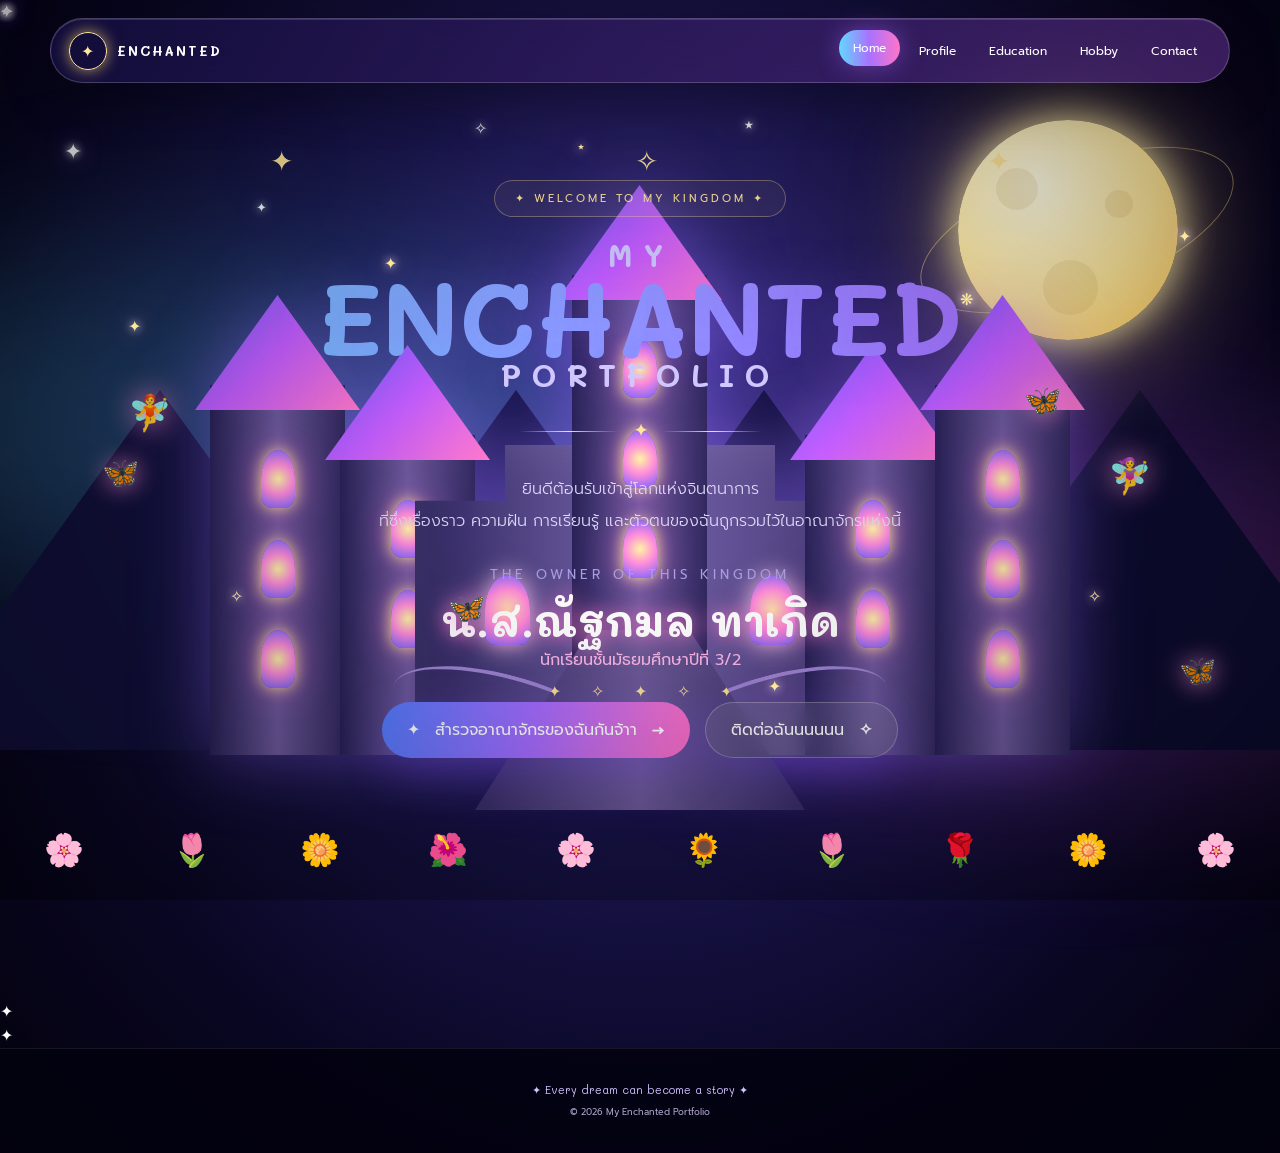
<file: index.html>
<!DOCTYPE html>
<html lang="th">
<head>
    <meta charset="UTF-8">
    <meta name="viewport" content="width=device-width, initial-scale=1.0">

    <title>My Enchanted Kingdom</title>

    <link rel="preconnect" href="https://fonts.googleapis.com">
    <link rel="preconnect" href="https://fonts.gstatic.com" crossorigin>

    <link href="https://fonts.googleapis.com/css2?family=Mali:wght@400;500;600;700&family=Prompt:wght@300;400;500;600;700&display=swap" rel="stylesheet">

    <link rel="stylesheet" href="style.css">
</head>

<body class="home-page">

    <!-- ================= STARS ================= -->

    <div class="sky-stars">
        <i>✦</i><i>✧</i><i>✦</i><i>⋆</i><i>✧</i>
        <i>✦</i><i>⋆</i><i>✧</i><i>✦</i><i>⋆</i>
        <i>✧</i><i>✦</i><i>⋆</i><i>✧</i><i>✦</i>
        <i>⋆</i><i>✧</i><i>✦</i><i>⋆</i><i>✧</i>
    </div>


    <!-- ================= MAGIC PARTICLES ================= -->

    <div class="magic-dust dust-1">✦</div>
    <div class="magic-dust dust-2">✧</div>
    <div class="magic-dust dust-3">✦</div>
    <div class="magic-dust dust-4">❋</div>
    <div class="magic-dust dust-5">✧</div>
    <div class="magic-dust dust-6">✦</div>
    <div class="magic-dust dust-7">⋆</div>
    <div class="magic-dust dust-8">✦</div>


    <!-- ================= NAV ================= -->

    <header class="fairy-nav">

        <a href="index.html" class="fairy-logo">
            <span>✦</span>
            <b>ENCHANTED</b>
        </a>

        <nav>
            <a href="index.html" class="active">Home</a>
            <a href="profile.html">Profile</a>
            <a href="education.html">Education</a>
            <a href="hobby.html">Hobby</a>
            <a href="contact.html">Contact</a>
        </nav>

    </header>


    <!-- ================= MOON ================= -->

    <div class="giant-moon">
        <span></span>
        <span></span>
        <span></span>
    </div>

    <div class="moon-ring"></div>


    <!-- ================= AURORA ================= -->

    <div class="aurora-home aurora-home-one"></div>
    <div class="aurora-home aurora-home-two"></div>


    <!-- ================= CLOUDS ================= -->

    <div class="fairy-cloud cloud-a"></div>
    <div class="fairy-cloud cloud-b"></div>
    <div class="fairy-cloud cloud-c"></div>


    <!-- ================= MOUNTAINS ================= -->

    <div class="mountains">

        <div class="mountain mountain-1"></div>
        <div class="mountain mountain-2"></div>
        <div class="mountain mountain-3"></div>
        <div class="mountain mountain-4"></div>

    </div>


    <!-- ================= WATERFALL LIGHTS ================= -->

    <div class="waterfall waterfall-left"></div>
    <div class="waterfall waterfall-right"></div>


    <!-- ================= CASTLE ================= -->

    <section class="mega-castle">

        <!-- FLAGS -->

        <div class="castle-flag flag-left">✦</div>
        <div class="castle-flag flag-center">✧</div>
        <div class="castle-flag flag-right">✦</div>


        <!-- LEFT TOWER -->

        <div class="castle-tower castle-tower-left">

            <div class="tower-roof"></div>

            <div class="tower-window tw-1"></div>
            <div class="tower-window tw-2"></div>
            <div class="tower-window tw-3"></div>

            <div class="tower-balcony"></div>

        </div>


        <!-- CENTER LEFT -->

        <div class="castle-tower castle-middle-left">

            <div class="tower-roof"></div>

            <div class="tower-window tw-1"></div>
            <div class="tower-window tw-2"></div>

        </div>


        <!-- MAIN CASTLE -->

        <div class="castle-main">

            <div class="castle-crown">

                <span>✦</span>
                <span>✧</span>
                <span>✦</span>

            </div>

            <div class="castle-main-window"></div>

            <div class="castle-entrance">

                <div class="castle-door"></div>

            </div>

            <div class="castle-window big-window left"></div>
            <div class="castle-window big-window right"></div>

        </div>


        <!-- CENTER TOWER -->

        <div class="castle-tower castle-center-tower">

            <div class="tower-roof"></div>

            <div class="tower-window tw-1"></div>
            <div class="tower-window tw-2"></div>
            <div class="tower-window tw-3"></div>

            <div class="royal-clock">✦</div>

        </div>


        <!-- RIGHT TOWER -->

        <div class="castle-tower castle-middle-right">

            <div class="tower-roof"></div>

            <div class="tower-window tw-1"></div>
            <div class="tower-window tw-2"></div>

        </div>


        <div class="castle-tower castle-tower-right">

            <div class="tower-roof"></div>

            <div class="tower-window tw-1"></div>
            <div class="tower-window tw-2"></div>
            <div class="tower-window tw-3"></div>

            <div class="tower-balcony"></div>

        </div>

    </section>


    <!-- ================= BRIDGE ================= -->

    <div class="magic-bridge">

        <div class="bridge-rail rail-left"></div>
        <div class="bridge-rail rail-right"></div>

        <div class="bridge-road">

            <span>✦</span>
            <span>✧</span>
            <span>✦</span>
            <span>✧</span>
            <span>✦</span>

        </div>

    </div>


    <!-- ================= HOME CONTENT ================= -->

    <main class="kingdom-intro">

        <div class="intro-badge">
            ✦ WELCOME TO MY KINGDOM ✦
        </div>

        <h1>

            <span>MY</span>

            <strong>ENCHANTED</strong>

            <span>PORTFOLIO</span>

        </h1>

        <div class="magic-line">
            <i></i>
            <b>✦</b>
            <i></i>
        </div>

        <p>
            ยินดีต้อนรับเข้าสู่โลกแห่งจินตนาการ
            <br>
            ที่ซึ่งเรื่องราว ความฝัน การเรียนรู้
            และตัวตนของฉันถูกรวมไว้ในอาณาจักรแห่งนี้
        </p>

        <div class="hero-person">

            <small>THE OWNER OF THIS KINGDOM</small>

            <h2>น.ส.ณัฐกมล ทาเกิด</h2>

            <span>นักเรียนชั้นมัธยมศึกษาปีที่ 3/2</span>

        </div>


        <div class="kingdom-buttons">

            <a href="profile.html" class="magic-btn">
                <span>✦</span>
                สำรวจอาณาจักรของฉันกันจ้าา
                <b>→</b>
            </a>

            <a href="contact.html" class="magic-btn secondary">
                ติดต่อฉันนนนนน
                <b>✧</b>
            </a>

        </div>

    </main>


    <!-- ================= LANTERNS ================= -->

    <div class="lantern lantern-left">
        <span>✦</span>
    </div>

    <div class="lantern lantern-right">
        <span>✦</span>
    </div>


    <!-- ================= FAIRY ================= -->

    <div class="fairy fairy-1">🧚</div>
    <div class="fairy fairy-2">🧚‍♀️</div>


    <!-- ================= BUTTERFLIES ================= -->

    <div class="magic-butterfly butterfly-a">🦋</div>
    <div class="magic-butterfly butterfly-b">🦋</div>
    <div class="magic-butterfly butterfly-c">🦋</div>
    <div class="magic-butterfly butterfly-d">🦋</div>


    <!-- ================= FLOWERS ================= -->

    <div class="foreground-garden">

        <span>🌸</span>
        <span>🌷</span>
        <span>🌼</span>
        <span>🌺</span>
        <span>🌸</span>
        <span>🌻</span>
        <span>🌷</span>
        <span>🌹</span>
        <span>🌼</span>
        <span>🌸</span>

    </div>


    <footer class="fairy-footer">

        <p>✦ Every dream can become a story ✦</p>

        <small>© 2026 My Enchanted Portfolio</small>

    </footer>

</body>
</html>
</file>
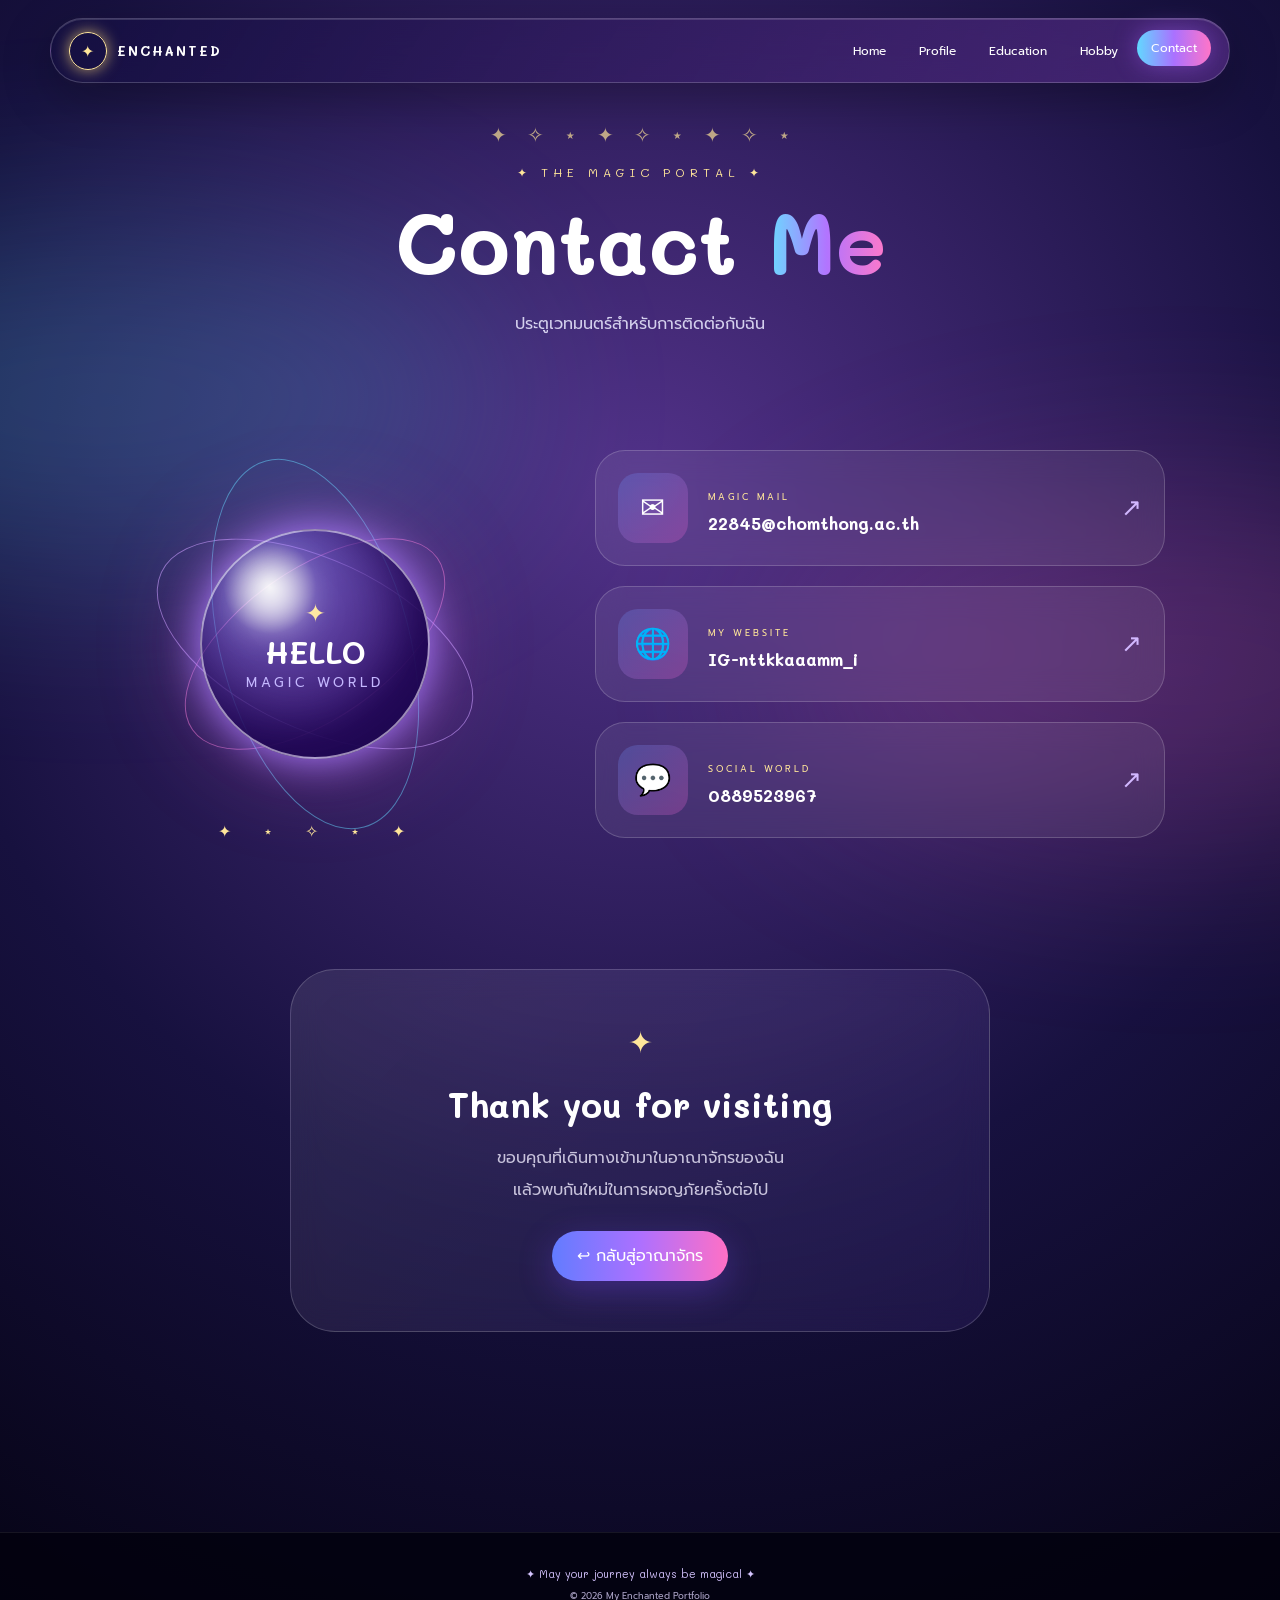
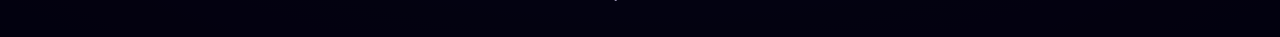
<file: contact.html>
<!DOCTYPE html>
<html lang="th">
<head>

    <meta charset="UTF-8">

    <meta name="viewport"
          content="width=device-width, initial-scale=1.0">

    <title>Contact | Enchanted Kingdom</title>

    <link rel="preconnect"
          href="https://fonts.googleapis.com">

    <link rel="preconnect"
          href="https://fonts.gstatic.com"
          crossorigin>

    <link href="https://fonts.googleapis.com/css2?family=Mali:wght@400;500;600;700&family=Prompt:wght@300;400;500;600;700&display=swap"
          rel="stylesheet">

    <link rel="stylesheet" href="style.css">

</head>

<body class="contact-page">


    <div class="contact-stars">
        ✦　✧　⋆　✦　✧　⋆　✦　✧　⋆
    </div>


    <div class="contact-aurora aurora-a"></div>
    <div class="contact-aurora aurora-b"></div>


    <header class="fairy-nav">

        <a href="index.html" class="fairy-logo">
            <span>✦</span>
            <b>ENCHANTED</b>
        </a>

        <nav>
            <a href="index.html">Home</a>
            <a href="profile.html">Profile</a>
            <a href="education.html">Education</a>
            <a href="hobby.html">Hobby</a>
            <a href="contact.html" class="active">Contact</a>
        </nav>

    </header>


    <main class="contact-world">

        <div class="page-title">

            <span>✦ THE MAGIC PORTAL ✦</span>

            <h1>
                Contact
                <em>Me</em>
            </h1>

            <p>
                ประตูเวทมนตร์สำหรับการติดต่อกับฉัน
            </p>

        </div>


        <section class="portal-room">


            <!-- CRYSTAL -->

            <div class="crystal-stage">

                <div class="crystal-ring ring-a"></div>
                <div class="crystal-ring ring-b"></div>
                <div class="crystal-ring ring-c"></div>

                <div class="crystal">

                    <div class="crystal-shine"></div>

                    <span>✦</span>

                    <strong>HELLO</strong>

                    <small>MAGIC WORLD</small>

                </div>

                <div class="crystal-stars">
                    ✦　⋆　✧　⋆　✦
                </div>

            </div>


            <!-- PORTALS -->

            <div class="contact-list">


                <a href="mailto:example@email.com"
                   class="contact-portal">

                    <div class="portal-symbol">
                        ✉
                    </div>

                    <div>

                        <small>MAGIC MAIL</small>

                        <h2>
                            22845@chomthong.ac.th
                        </h2>

                    </div>

                    <span>↗</span>

                </a>


                <a href="#"
                   class="contact-portal">

                    <div class="portal-symbol">
                        🌐
                    </div>

                    <div>

                        <small>MY WEBSITE</small>

                        <h2>
                            IG-nttkkaaamm_i
                        </h2>

                    </div>

                    <span>↗</span>

                </a>


                <a href="#"
                   class="contact-portal">

                    <div class="portal-symbol">
                        💬
                    </div>

                    <div>

                        <small>SOCIAL WORLD</small>

                        <h2>
                            0889523967
                        </h2>

                    </div>

                    <span>↗</span>

                </a>


            </div>

        </section>


        <section class="contact-note">

            <div class="note-decoration">
                ✦
            </div>

            <h2>
                Thank you for visiting
            </h2>

            <p>
                ขอบคุณที่เดินทางเข้ามาในอาณาจักรของฉัน
                <br>
                แล้วพบกันใหม่ในการผจญภัยครั้งต่อไป
            </p>

            <a href="index.html">
                ↩ กลับสู่อาณาจักร
            </a>

        </section>

    </main>


    <footer class="fairy-footer">
        <p>✦ May your journey always be magical ✦</p>
        <small>© 2026 My Enchanted Portfolio</small>
    </footer>

</body>
</html>
</file>
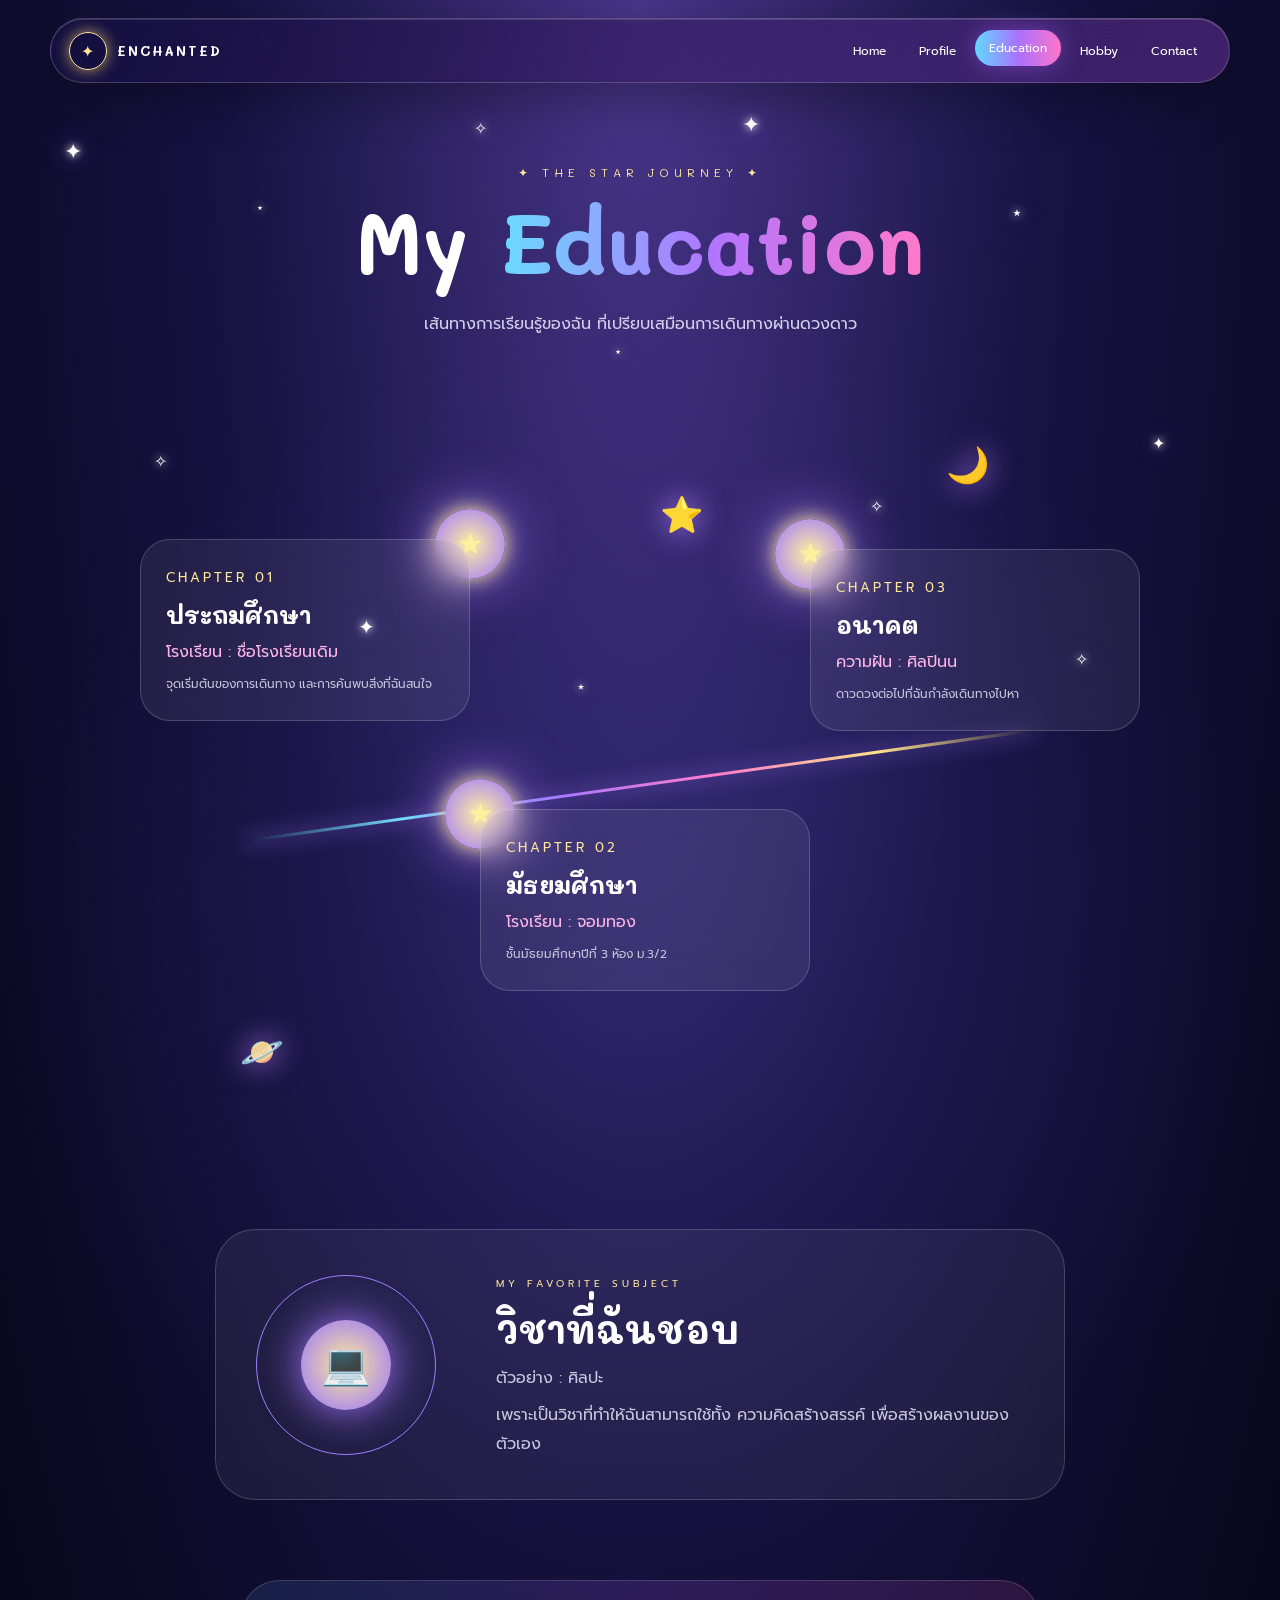
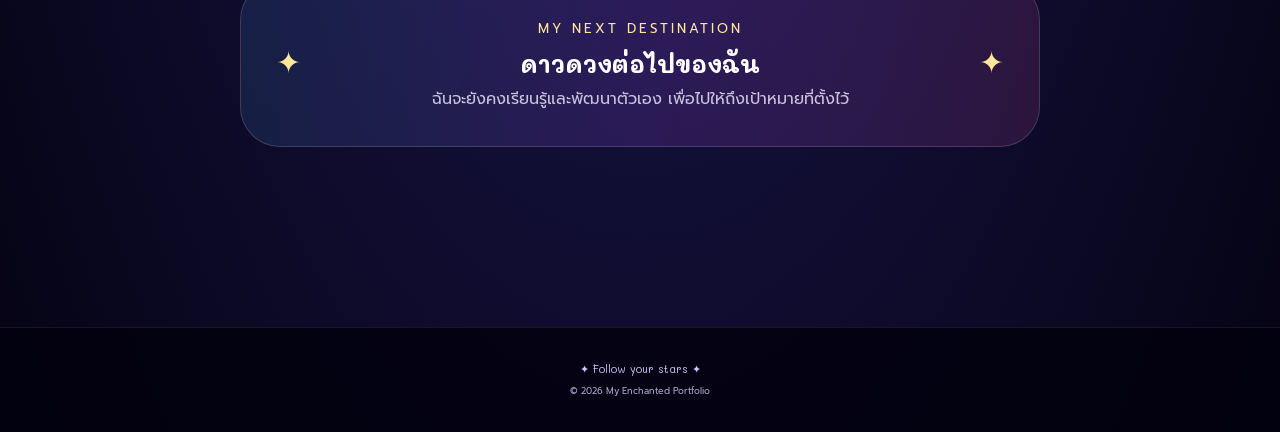
<file: education.html>
<!DOCTYPE html>
<html lang="th">
<head>

    <meta charset="UTF-8">

    <meta name="viewport"
          content="width=device-width, initial-scale=1.0">

    <title>Education | Enchanted Kingdom</title>

    <link rel="preconnect"
          href="https://fonts.googleapis.com">

    <link rel="preconnect"
          href="https://fonts.gstatic.com"
          crossorigin>

    <link href="https://fonts.googleapis.com/css2?family=Mali:wght@400;500;600;700&family=Prompt:wght@300;400;500;600;700&display=swap"
          rel="stylesheet">

    <link rel="stylesheet" href="style.css">

</head>

<body class="education-page">


    <div class="sky-stars">
        <i>✦</i><i>✧</i><i>⋆</i><i>✦</i>
        <i>✧</i><i>⋆</i><i>✦</i><i>✧</i>
        <i>⋆</i><i>✦</i><i>✧</i><i>⋆</i>
    </div>


    <header class="fairy-nav">

        <a href="index.html" class="fairy-logo">
            <span>✦</span>
            <b>ENCHANTED</b>
        </a>

        <nav>
            <a href="index.html">Home</a>
            <a href="profile.html">Profile</a>
            <a href="education.html" class="active">Education</a>
            <a href="hobby.html">Hobby</a>
            <a href="contact.html">Contact</a>
        </nav>

    </header>


    <main class="education-world">

        <div class="page-title">

            <span>✦ THE STAR JOURNEY ✦</span>

            <h1>
                My
                <em>Education</em>
            </h1>

            <p>
                เส้นทางการเรียนรู้ของฉัน
                ที่เปรียบเสมือนการเดินทางผ่านดวงดาว
            </p>

        </div>


        <!-- CONSTELLATION -->

        <section class="education-map">

            <div class="cosmic-path"></div>


            <article class="education-star star-school-one">

                <div class="star-core">
                    ★
                </div>

                <div class="education-scroll">

                    <small>CHAPTER 01</small>

                    <h2>ประถมศึกษา</h2>

                    <p>
                        โรงเรียน : ชื่อโรงเรียนเดิม
                    </p>

                    <span>
                        จุดเริ่มต้นของการเดินทาง
                        และการค้นพบสิ่งที่ฉันสนใจ
                    </span>

                </div>

            </article>


            <article class="education-star star-school-two">

                <div class="star-core">
                    ★
                </div>

                <div class="education-scroll">

                    <small>CHAPTER 02</small>

                    <h2>มัธยมศึกษา</h2>

                    <p>
                        โรงเรียน : จอมทอง
                    </p>

                    <span>
                        ชั้นมัธยมศึกษาปีที่ 3
                        ห้อง ม.3/2
                    </span>

                </div>

            </article>


            <article class="education-star star-school-three">

                <div class="star-core">
                    ★
                </div>

                <div class="education-scroll">

                    <small>CHAPTER 03</small>

                    <h2>อนาคต</h2>

                    <p>
                        ความฝัน : ศิลปินน
                    </p>

                    <span>
                        ดาวดวงต่อไปที่ฉันกำลังเดินทางไปหา
                    </span>

                </div>

            </article>


            <div class="floating-planet planet-one">🪐</div>
            <div class="floating-planet planet-two">🌙</div>
            <div class="floating-planet planet-three">⭐</div>

        </section>


        <!-- SUBJECT -->

        <section class="magic-subject">

            <div class="subject-circle">

                <div class="subject-orbit"></div>

                <div class="subject-icon">
                    💻
                </div>

            </div>

            <div>

                <span>MY FAVORITE SUBJECT</span>

                <h2>วิชาที่ฉันชอบ</h2>

                <p>
                    ตัวอย่าง : ศิลปะ
                </p>

                <p>
                    เพราะเป็นวิชาที่ทำให้ฉันสามารถใช้ทั้ง
                    ความคิดสร้างสรรค์
                    เพื่อสร้างผลงานของตัวเอง
                </p>

            </div>

        </section>


        <!-- DREAM -->

        <section class="dream-banner">

            <span>✦</span>

            <div>

                <small>MY NEXT DESTINATION</small>

                <h2>ดาวดวงต่อไปของฉัน</h2>

                <p>
                    ฉันจะยังคงเรียนรู้และพัฒนาตัวเอง
                    เพื่อไปให้ถึงเป้าหมายที่ตั้งไว้
                </p>

            </div>

            <span>✦</span>

        </section>

    </main>


    <footer class="fairy-footer">
        <p>✦ Follow your stars ✦</p>
        <small>© 2026 My Enchanted Portfolio</small>
    </footer>

</body>
</html>
</file>
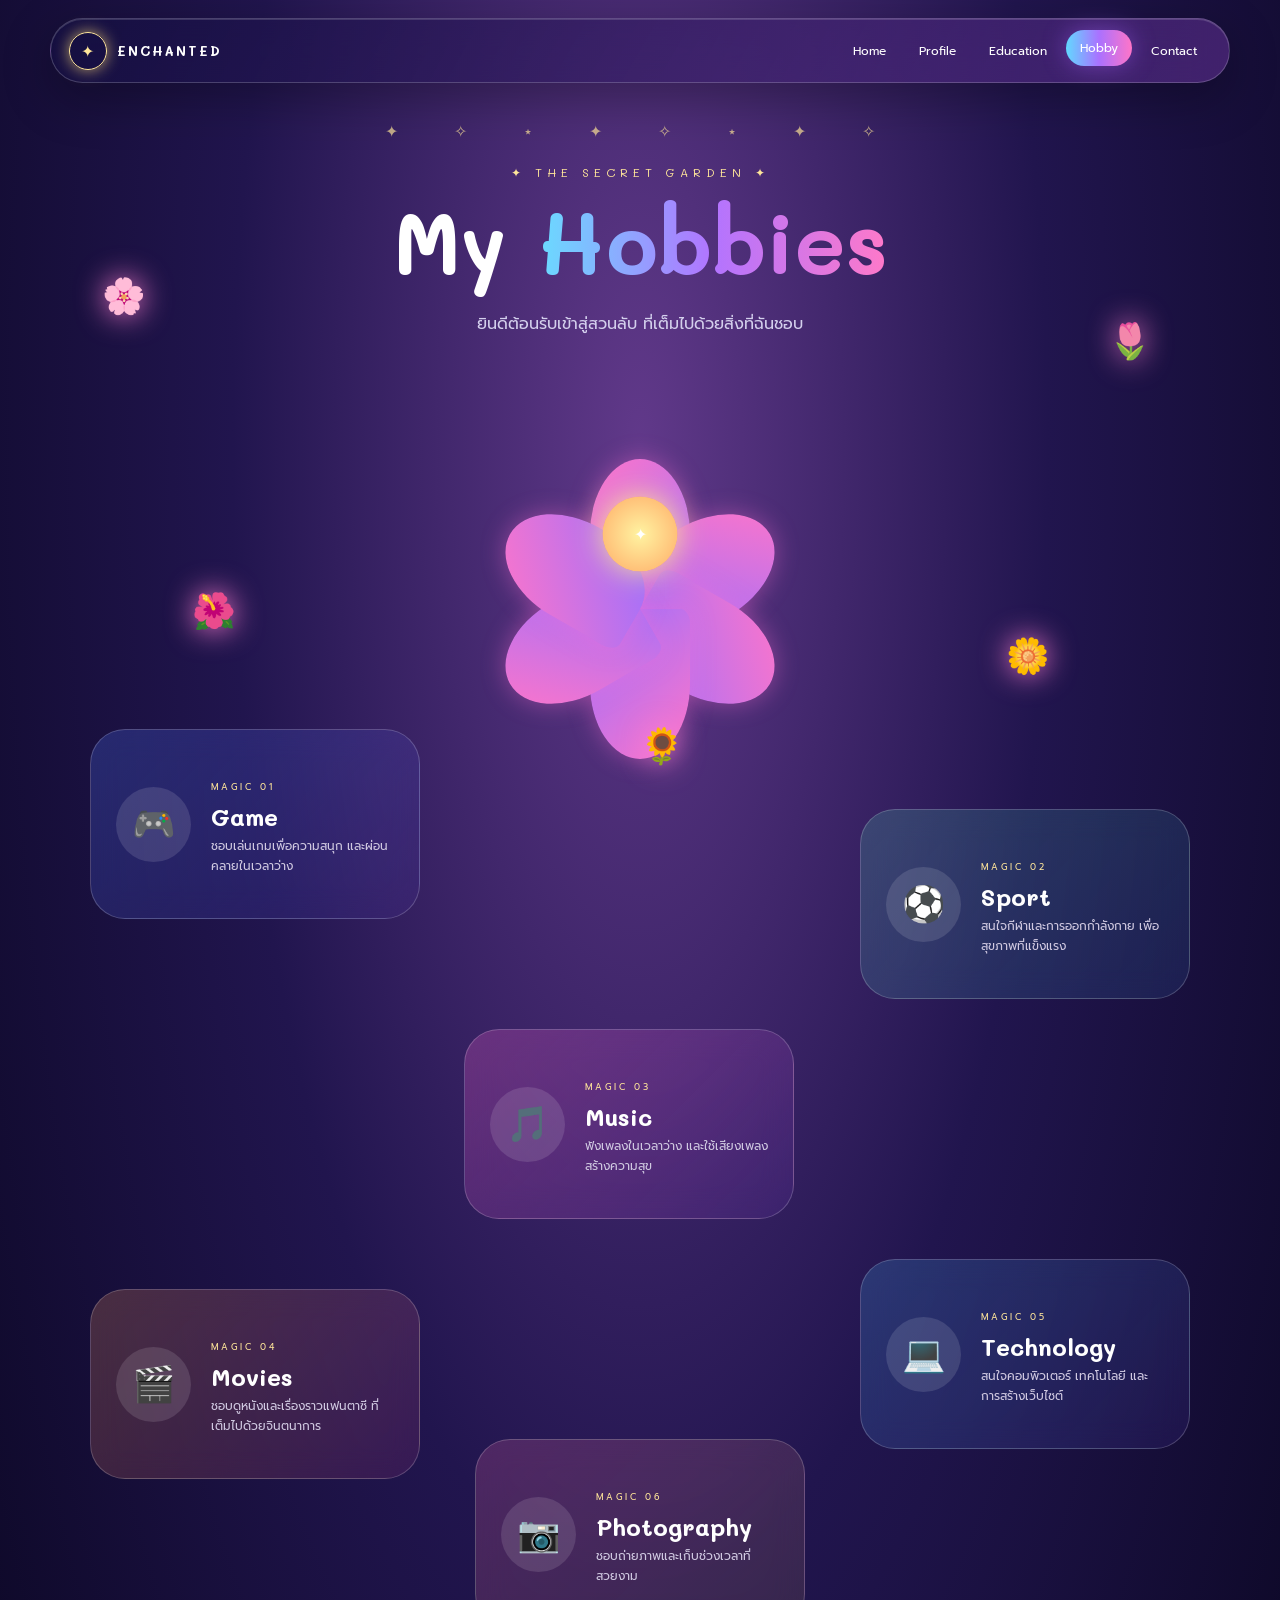
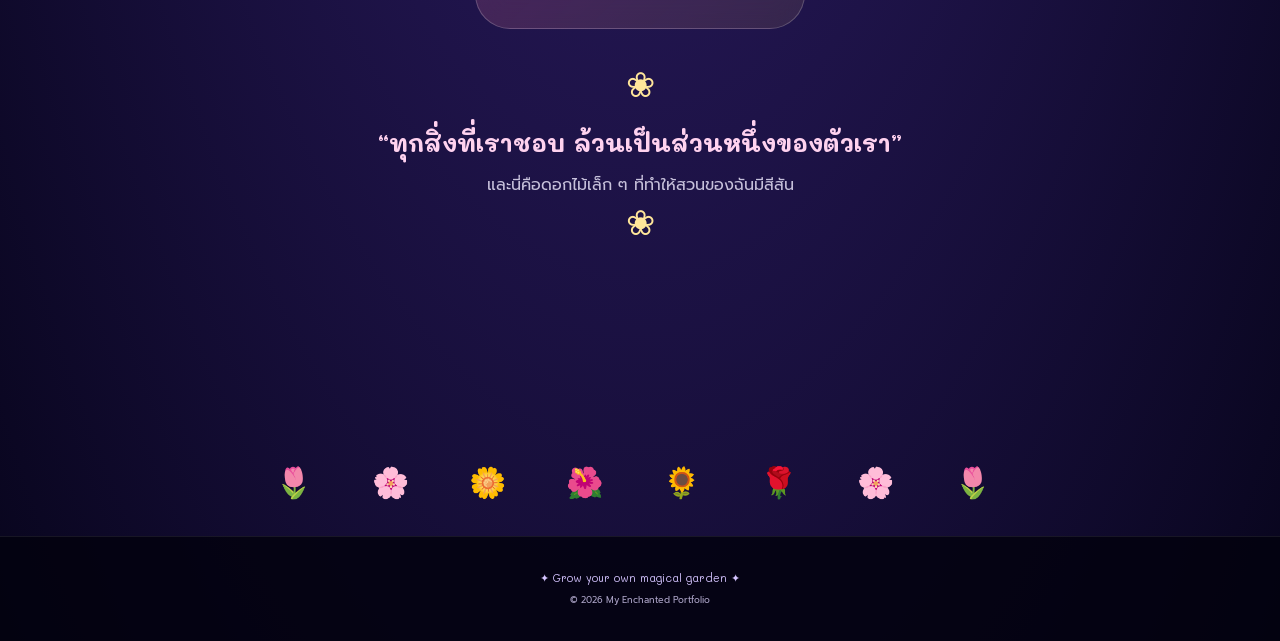
<file: hobby.html>
<!DOCTYPE html>
<html lang="th">
<head>

    <meta charset="UTF-8">

    <meta name="viewport"
          content="width=device-width, initial-scale=1.0">

    <title>Hobby | Enchanted Kingdom</title>

    <link rel="preconnect"
          href="https://fonts.googleapis.com">

    <link rel="preconnect"
          href="https://fonts.gstatic.com"
          crossorigin>

    <link href="https://fonts.googleapis.com/css2?family=Mali:wght@400;500;600;700&family=Prompt:wght@300;400;500;600;700&display=swap"
          rel="stylesheet">

    <link rel="stylesheet" href="style.css">

</head>

<body class="hobby-page">


    <div class="garden-stars">
        ✦　✧　⋆　✦　✧　⋆　✦　✧
    </div>


    <header class="fairy-nav">

        <a href="index.html" class="fairy-logo">
            <span>✦</span>
            <b>ENCHANTED</b>
        </a>

        <nav>
            <a href="index.html">Home</a>
            <a href="profile.html">Profile</a>
            <a href="education.html">Education</a>
            <a href="hobby.html" class="active">Hobby</a>
            <a href="contact.html">Contact</a>
        </nav>

    </header>


    <!-- FLOATING FLOWERS -->

    <div class="floating-flower flower-a">🌸</div>
    <div class="floating-flower flower-b">🌷</div>
    <div class="floating-flower flower-c">🌺</div>
    <div class="floating-flower flower-d">🌼</div>
    <div class="floating-flower flower-e">🌻</div>


    <main class="hobby-world-page">

        <div class="page-title">

            <span>✦ THE SECRET GARDEN ✦</span>

            <h1>
                My
                <em>Hobbies</em>
            </h1>

            <p>
                ยินดีต้อนรับเข้าสู่สวนลับ
                ที่เต็มไปด้วยสิ่งที่ฉันชอบ
            </p>

        </div>


        <!-- BIG FLOWER -->

        <div class="giant-flower">

            <div class="petal p-1"></div>
            <div class="petal p-2"></div>
            <div class="petal p-3"></div>
            <div class="petal p-4"></div>
            <div class="petal p-5"></div>
            <div class="petal p-6"></div>

            <div class="flower-center">✦</div>

        </div>


        <!-- HOBBIES -->

        <section class="hobby-meadow">


            <article class="hobby-card hobby-game">

                <div class="hobby-symbol">🎮</div>

                <div>
                    <small>MAGIC 01</small>
                    <h2>Game</h2>

                    <p>
                        ชอบเล่นเกมเพื่อความสนุก
                        และผ่อนคลายในเวลาว่าง
                    </p>
                </div>

            </article>


            <article class="hobby-card hobby-sport">

                <div class="hobby-symbol">⚽</div>

                <div>
                    <small>MAGIC 02</small>
                    <h2>Sport</h2>

                    <p>
                        สนใจกีฬาและการออกกำลังกาย
                        เพื่อสุขภาพที่แข็งแรง
                    </p>
                </div>

            </article>


            <article class="hobby-card hobby-music">

                <div class="hobby-symbol">🎵</div>

                <div>
                    <small>MAGIC 03</small>
                    <h2>Music</h2>

                    <p>
                        ฟังเพลงในเวลาว่าง
                        และใช้เสียงเพลงสร้างความสุข
                    </p>
                </div>

            </article>


            <article class="hobby-card hobby-movie">

                <div class="hobby-symbol">🎬</div>

                <div>
                    <small>MAGIC 04</small>
                    <h2>Movies</h2>

                    <p>
                        ชอบดูหนังและเรื่องราวแฟนตาซี
                        ที่เต็มไปด้วยจินตนาการ
                    </p>
                </div>

            </article>


            <article class="hobby-card hobby-tech">

                <div class="hobby-symbol">💻</div>

                <div>
                    <small>MAGIC 05</small>
                    <h2>Technology</h2>

                    <p>
                        สนใจคอมพิวเตอร์ เทคโนโลยี
                        และการสร้างเว็บไซต์
                    </p>
                </div>

            </article>


            <article class="hobby-card hobby-photo">

                <div class="hobby-symbol">📷</div>

                <div>
                    <small>MAGIC 06</small>
                    <h2>Photography</h2>

                    <p>
                        ชอบถ่ายภาพและเก็บช่วงเวลาที่สวยงาม
                    </p>
                </div>

            </article>

        </section>


        <section class="garden-message">

            <span>❀</span>

            <h2>
                “ทุกสิ่งที่เราชอบ
                ล้วนเป็นส่วนหนึ่งของตัวเรา”
            </h2>

            <p>
                และนี่คือดอกไม้เล็ก ๆ
                ที่ทำให้สวนของฉันมีสีสัน
            </p>

            <span>❀</span>

        </section>

    </main>


    <div class="garden-bottom">

        🌷　🌸　🌼　🌺　🌻　🌹　🌸　🌷

    </div>


    <footer class="fairy-footer">
        <p>✦ Grow your own magical garden ✦</p>
        <small>© 2026 My Enchanted Portfolio</small>
    </footer>

</body>
</html>
</file>
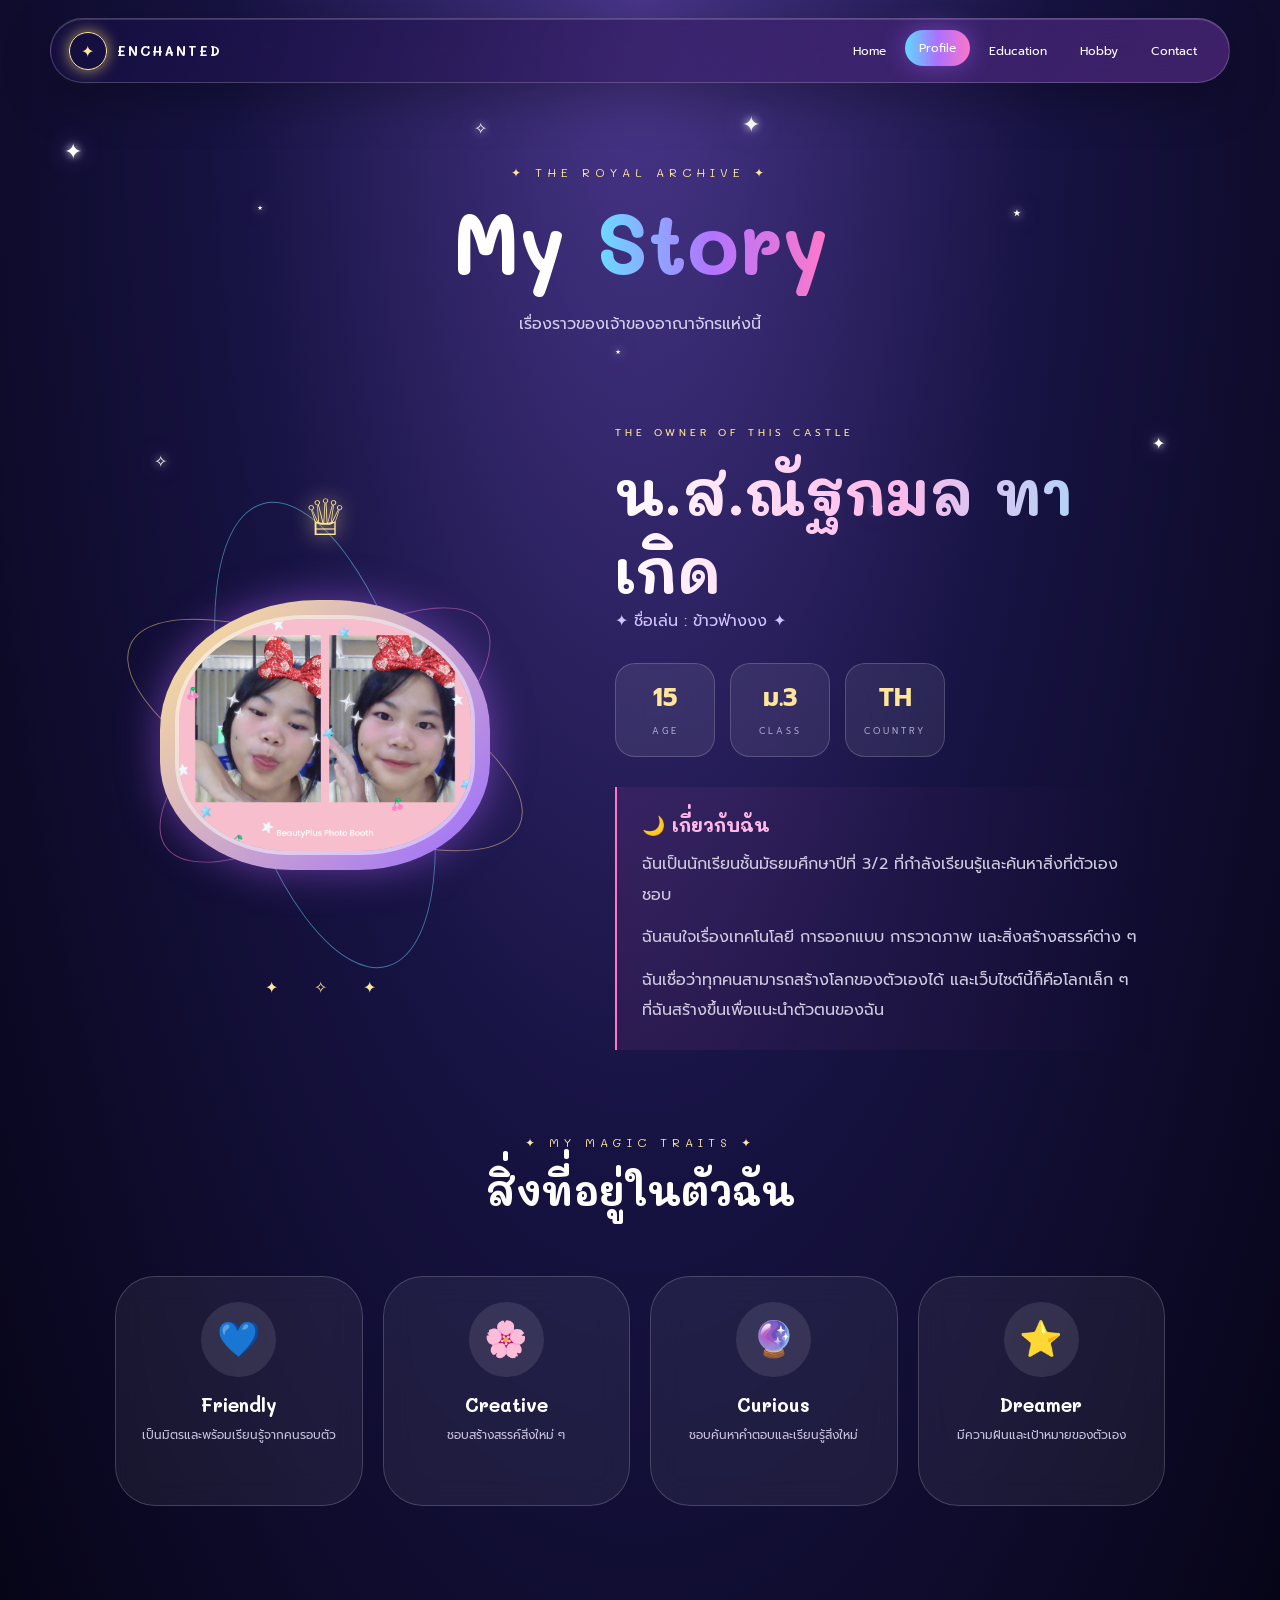
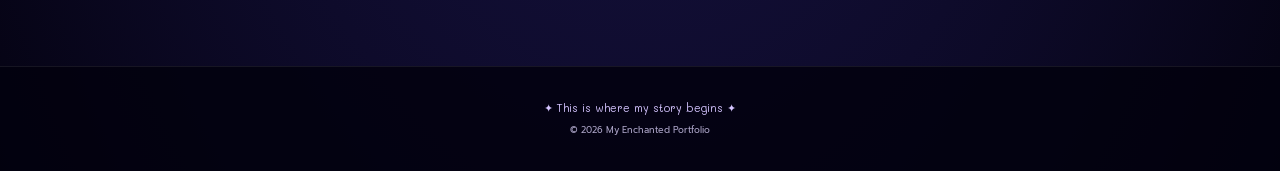
<file: profile.html>
<!DOCTYPE html>
<html lang="th">
<head>

    <meta charset="UTF-8">

    <meta name="viewport"
          content="width=device-width, initial-scale=1.0">

    <title>Profile | Enchanted Kingdom</title>

    <link rel="preconnect"
          href="https://fonts.googleapis.com">

    <link rel="preconnect"
          href="https://fonts.gstatic.com"
          crossorigin>

    <link href="https://fonts.googleapis.com/css2?family=Mali:wght@400;500;600;700&family=Prompt:wght@300;400;500;600;700&display=swap"
          rel="stylesheet">

    <link rel="stylesheet" href="style.css">

</head>

<body class="profile-page">


    <div class="sky-stars profile-stars">
        <i>✦</i><i>✧</i><i>⋆</i><i>✦</i>
        <i>✧</i><i>⋆</i><i>✦</i><i>✧</i>
        <i>⋆</i><i>✦</i>
    </div>


    <header class="fairy-nav">

        <a href="index.html" class="fairy-logo">
            <span>✦</span>
            <b>ENCHANTED</b>
        </a>

        <nav>
            <a href="index.html">Home</a>
            <a href="profile.html" class="active">Profile</a>
            <a href="education.html">Education</a>
            <a href="hobby.html">Hobby</a>
            <a href="contact.html">Contact</a>
        </nav>

    </header>


    <main class="profile-world">

        <div class="page-title">

            <span>✦ THE ROYAL ARCHIVE ✦</span>

            <h1>
                My
                <em>Story</em>
            </h1>

            <p>
                เรื่องราวของเจ้าของอาณาจักรแห่งนี้
            </p>

        </div>


        <section class="royal-profile">


            <!-- MAGIC PORTRAIT -->

            <div class="portrait-stage">

                <div class="portrait-crown">♕</div>

                <div class="portrait-ring ring-1"></div>
                <div class="portrait-ring ring-2"></div>
                <div class="portrait-ring ring-3"></div>

                <div class="portrait-frame">

                    <img
                        src="images/BeautyPlus-photo_booth-2026-09-18T03_16_42.png"
                        alt="รูปภาพแนะนำตัว"
                    >

                </div>

                <div class="portrait-stars">
                    ✦　✧　✦
                </div>

            </div>


            <!-- STORY -->

            <div class="royal-story">

                <span class="gold-caption">
                    THE OWNER OF THIS CASTLE
                </span>

                <h2>น.ส.ณัฐกมล ทาเกิด</h2>

                <p class="royal-nickname">
                    ✦ ชื่อเล่น : ข้าวฟ่างงง ✦
                </p>


                <div class="royal-stats">

                    <div>
                        <strong>15</strong>
                        <span>AGE</span>
                    </div>

                    <div>
                        <strong>ม.3</strong>
                        <span>CLASS</span>
                    </div>

                    <div>
                        <strong>TH</strong>
                        <span>COUNTRY</span>
                    </div>

                </div>


                <div class="story-scroll">

                    <h3>🌙 เกี่ยวกับฉัน</h3>

                    <p>
                        ฉันเป็นนักเรียนชั้นมัธยมศึกษาปีที่ 3/2
                        ที่กำลังเรียนรู้และค้นหาสิ่งที่ตัวเองชอบ
                    </p>

                    <p>
                        ฉันสนใจเรื่องเทคโนโลยี การออกแบบ
                        การวาดภาพ และสิ่งสร้างสรรค์ต่าง ๆ
                    </p>

                    <p>
                        ฉันเชื่อว่าทุกคนสามารถสร้างโลกของตัวเองได้
                        และเว็บไซต์นี้ก็คือโลกเล็ก ๆ
                        ที่ฉันสร้างขึ้นเพื่อแนะนำตัวตนของฉัน
                    </p>

                </div>

            </div>

        </section>


        <section class="royal-values">

            <div class="page-title mini">

                <span>✦ MY MAGIC TRAITS ✦</span>

                <h2>สิ่งที่อยู่ในตัวฉัน</h2>

            </div>


            <div class="value-world">

                <div class="value-orb orb-blue">
                    <b>💙</b>
                    <h3>Friendly</h3>
                    <p>เป็นมิตรและพร้อมเรียนรู้จากคนรอบตัว</p>
                </div>

                <div class="value-orb orb-pink">
                    <b>🌸</b>
                    <h3>Creative</h3>
                    <p>ชอบสร้างสรรค์สิ่งใหม่ ๆ</p>
                </div>

                <div class="value-orb orb-purple">
                    <b>🔮</b>
                    <h3>Curious</h3>
                    <p>ชอบค้นหาคำตอบและเรียนรู้สิ่งใหม่</p>
                </div>

                <div class="value-orb orb-gold">
                    <b>⭐</b>
                    <h3>Dreamer</h3>
                    <p>มีความฝันและเป้าหมายของตัวเอง</p>
                </div>

            </div>

        </section>

    </main>


    <footer class="fairy-footer">
        <p>✦ This is where my story begins ✦</p>
        <small>© 2026 My Enchanted Portfolio</small>
    </footer>

</body>
</html>
</file>
<file: style.css>
/* =========================================================
   ENCHANTED KINGDOM MAX
   MAGICAL STUDENT PORTFOLIO
========================================================= */

:root {

    --night: #050313;
    --deep: #090629;
    --purple: #7e55d9;
    --violet: #aa71ff;
    --pink: #ff75c8;
    --blue: #62d8ff;
    --mint: #72f0d0;
    --gold: #ffe69a;
    --white: #ffffff;

    --glass: rgba(255,255,255,.08);
    --border: rgba(255,255,255,.18);

}


* {
    margin: 0;
    padding: 0;
    box-sizing: border-box;
}


html {
    scroll-behavior: smooth;
}


body {

    min-height: 100vh;

    overflow-x: hidden;

    color: white;

    font-family: "Prompt", sans-serif;

}


a {
    text-decoration: none;
    color: inherit;
}


/* =========================================================
   NAVIGATION
========================================================= */

.fairy-nav {

    position: fixed;

    top: 18px;
    left: 50%;

    transform: translateX(-50%);

    width: min(1180px, calc(100% - 30px));

    min-height: 65px;

    padding: 10px 18px;

    display: flex;
    align-items: center;
    justify-content: space-between;

    z-index: 9999;

    border:
        1px solid rgba(255,255,255,.2);

    border-radius: 50px;

    background:
        linear-gradient(
            120deg,
            rgba(20,15,65,.82),
            rgba(100,50,150,.55)
        );

    backdrop-filter: blur(20px);

    box-shadow:
        0 15px 50px rgba(0,0,0,.3),
        inset 0 1px rgba(255,255,255,.15);

}


.fairy-logo {

    display: flex;

    align-items: center;

    gap: 10px;

    font-family: "Mali", cursive;

    letter-spacing: 2px;

}


.fairy-logo span {

    width: 38px;
    height: 38px;

    display: grid;
    place-items: center;

    border:
        1px solid var(--gold);

    border-radius: 50%;

    color: var(--gold);

    box-shadow:
        0 0 15px rgba(255,220,120,.7);

    animation:
        rotate 7s linear infinite;

}


.fairy-logo b {
    font-size: 13px;
}


.fairy-nav nav {

    display: flex;

    gap: 5px;

}


.fairy-nav nav a {

    position: relative;

    padding: 9px 14px;

    border-radius: 30px;

    font-size: 12px;

    transition: .4s;

}


.fairy-nav nav a::before {

    content: "";

    position: absolute;

    inset: 0;

    border-radius: inherit;

    background:
        linear-gradient(
            90deg,
            var(--blue),
            var(--violet),
            var(--pink)
        );

    opacity: 0;

    z-index: -1;

    transition: .4s;

}


.fairy-nav nav a:hover::before,
.fairy-nav nav a.active::before {
    opacity: 1;
}


.fairy-nav nav a:hover,
.fairy-nav nav a.active {

    transform:
        translateY(-3px);

    box-shadow:
        0 0 25px rgba(170,100,255,.45);

}


/* =========================================================
   STARS
========================================================= */

.sky-stars {

    position: fixed;

    inset: 0;

    z-index: 1;

    pointer-events: none;

}


.sky-stars i {

    position: absolute;

    color: white;

    font-style: normal;

    text-shadow:
        0 0 8px white,
        0 0 25px #9b7cff;

    animation:
        twinkle 2s ease-in-out infinite,
        drift 6s ease-in-out infinite;

}


.sky-stars i:nth-child(1) {
    left: 5%;
    top: 15%;
    font-size: 22px;
}

.sky-stars i:nth-child(2) {
    left: 12%;
    top: 50%;
    animation-delay: .5s;
}

.sky-stars i:nth-child(3) {
    left: 20%;
    top: 22%;
    font-size: 13px;
    animation-delay: 1s;
}

.sky-stars i:nth-child(4) {
    left: 28%;
    top: 68%;
    font-size: 20px;
}

.sky-stars i:nth-child(5) {
    left: 37%;
    top: 13%;
    animation-delay: 1.5s;
}

.sky-stars i:nth-child(6) {
    left: 48%;
    top: 38%;
    font-size: 13px;
}

.sky-stars i:nth-child(7) {
    left: 58%;
    top: 12%;
    font-size: 22px;
}

.sky-stars i:nth-child(8) {
    left: 68%;
    top: 55%;
}

.sky-stars i:nth-child(9) {
    left: 79%;
    top: 22%;
    font-size: 19px;
}

.sky-stars i:nth-child(10) {
    left: 90%;
    top: 48%;
}

.sky-stars i:nth-child(11) {
    left: 84%;
    top: 72%;
}

.sky-stars i:nth-child(12) {
    left: 45%;
    top: 75%;
}


/* =========================================================
   HOME WORLD
========================================================= */

.home-page {

    min-height: 100vh;

    background:
        radial-gradient(
            ellipse at 50% 35%,
            #40358e 0%,
            #1b1650 35%,
            #090622 72%,
            #03020c 100%
        );

}


.home-page::before {

    content: "";

    position: fixed;

    inset: 0;

    background:
        radial-gradient(
            ellipse at center,
            transparent 20%,
            rgba(0,0,0,.35) 100%
        );

    pointer-events: none;

    z-index: 50;

}


/* =========================================================
   MOON
========================================================= */

.giant-moon {

    position: absolute;

    top: 120px;
    right: 8%;

    width: 220px;
    height: 220px;

    border-radius: 50%;

    background:
        radial-gradient(
            circle at 35% 30%,
            #fffde6,
            #ffe89b 55%,
            #ffc957 100%
        );

    box-shadow:
        0 0 40px #fff0ad,
        0 0 100px rgba(255,220,120,.55),
        0 0 180px rgba(255,180,80,.25);

    z-index: 3;

    animation:
        moonFloat 5s ease-in-out infinite;

}


.giant-moon span {

    position: absolute;

    border-radius: 50%;

    background:
        rgba(190,145,60,.15);

}


.giant-moon span:nth-child(1) {

    width: 42px;
    height: 42px;

    left: 38px;
    top: 48px;

}


.giant-moon span:nth-child(2) {

    width: 28px;
    height: 28px;

    right: 45px;
    top: 70px;

}


.giant-moon span:nth-child(3) {

    width: 55px;
    height: 55px;

    left: 85px;
    bottom: 25px;

}


.moon-ring {

    position: absolute;

    width: 330px;
    height: 130px;

    right: 3%;
    top: 165px;

    border:
        1px solid rgba(255,225,140,.5);

    border-radius: 50%;

    transform: rotate(-20deg);

    z-index: 2;

    animation:
        rotate 15s linear infinite;

}


/* =========================================================
   AURORA
========================================================= */

.aurora-home {

    position: absolute;

    width: 800px;
    height: 350px;

    border-radius: 50%;

    filter: blur(90px);

    opacity: .22;

    z-index: 1;

}


.aurora-home-one {

    left: -200px;
    top: 250px;

    background: #4fe1ff;

    animation:
        auroraMove 12s ease-in-out infinite;

}


.aurora-home-two {

    right: -200px;
    top: 430px;

    background: #e45dff;

    animation:
        auroraMove2 15s ease-in-out infinite;

}


/* =========================================================
   CLOUDS
========================================================= */

.fairy-cloud {

    position: absolute;

    width: 300px;
    height: 75px;

    border-radius: 100px;

    background:
        rgba(255,255,255,.08);

    filter: blur(2px);

    z-index: 4;

}


.fairy-cloud::before,
.fairy-cloud::after {

    content: "";

    position: absolute;

    border-radius: 50%;

    background: inherit;

}


.fairy-cloud::before {

    width: 130px;
    height: 130px;

    left: 45px;
    bottom: 5px;

}


.fairy-cloud::after {

    width: 100px;
    height: 100px;

    right: 40px;
    bottom: 5px;

}


.cloud-a {

    top: 32%;

    left: -350px;

    animation:
        cloudMove 38s linear infinite;

}


.cloud-b {

    top: 60%;

    left: -450px;

    transform: scale(.7);

    animation:
        cloudMove 48s linear infinite 5s;

}


.cloud-c {

    top: 78%;

    left: -300px;

    transform: scale(.5);

    animation:
        cloudMove 55s linear infinite 13s;

}


/* =========================================================
   MOUNTAINS
========================================================= */

.mountains {

    position: absolute;

    left: 0;
    right: 0;

    bottom: 150px;

    height: 330px;

    z-index: 2;

}


.mountain {

    position: absolute;

    bottom: 0;

    width: 0;
    height: 0;

    border-left:
        260px solid transparent;

    border-right:
        260px solid transparent;

    border-bottom:
        360px solid #11103b;

}


.mountain-1 {
    left: -100px;
}

.mountain-2 {
    left: 20%;
    border-bottom-color: #17154b;
}

.mountain-3 {
    right: 20%;
    border-bottom-color: #12103e;
}

.mountain-4 {
    right: -120px;
    border-bottom-color: #0d0c31;
}


/* =========================================================
   WATERFALL
========================================================= */

.waterfall {

    position: absolute;

    bottom: 170px;

    width: 35px;
    height: 190px;

    border-radius: 50%;

    background:
        linear-gradient(
            180deg,
            rgba(160,220,255,.1),
            rgba(110,230,255,.8),
            transparent
        );

    filter:
        blur(3px);

    z-index: 3;

    animation:
        waterfallFlow 2s linear infinite;

}


.waterfall-left {
    left: 17%;
}

.waterfall-right {
    right: 17%;
}


/* =========================================================
   MEGA CASTLE
========================================================= */

.mega-castle {

    position: absolute;

    left: 50%;

    bottom: 145px;

    transform:
        translateX(-50%);

    width: 900px;
    height: 500px;

    z-index: 6;

    filter:
        drop-shadow(
            0 0 35px rgba(150,110,255,.5)
        );

}


/* MAIN BODY */

.castle-main {

    position: absolute;

    left: 225px;

    bottom: 0;

    width: 450px;
    height: 310px;

    background:
        linear-gradient(
            90deg,
            #302761,
            #7563a9,
            #453674
        );

    clip-path:
        polygon(
            0 100%,
            0 18%,
            20% 18%,
            20% 0,
            80% 0,
            80% 18%,
            100% 18%,
            100% 100%
        );

    box-shadow:
        inset 0 0 50px rgba(255,255,255,.1);

}


/* CASTLE TOWERS */

.castle-tower {

    position: absolute;

    bottom: 0;

    width: 135px;
    height: 370px;

    background:
        linear-gradient(
            90deg,
            #292258,
            #6e5a9e,
            #32285f
        );

}


.castle-tower-left {
    left: 20px;
}


.castle-middle-left {
    left: 150px;

    height: 320px;
}


.castle-center-tower {

    left: 382px;

    height: 480px;

    z-index: 3;

}


.castle-middle-right {

    right: 150px;

    height: 320px;

}


.castle-tower-right {

    right: 20px;

}


/* ROOFS */

.tower-roof {

    position: absolute;

    top: -90px;
    left: -15px;

    width: 165px;
    height: 115px;

    background:
        linear-gradient(
            135deg,
            #6d5cff,
            #c55eff,
            #ff78c9
        );

    clip-path:
        polygon(
            50% 0,
            100% 100%,
            0 100%
        );

    box-shadow:
        0 0 25px rgba(190,100,255,.6);

}


/* TOWER WINDOWS */

.tower-window {

    position: absolute;

    left: 50%;

    transform:
        translateX(-50%);

    width: 34px;
    height: 58px;

    border-radius:
        50% 50% 12px 12px;

    background:
        radial-gradient(
            circle,
            #fff4a3,
            #ff8cdb 45%,
            #7261ff
        );

    box-shadow:
        0 0 15px #ffe29a,
        0 0 35px rgba(255,100,220,.6);

    animation:
        windowGlow 3s ease-in-out infinite;

}


.tw-1 {
    top: 65px;
}

.tw-2 {
    top: 155px;
    animation-delay: .7s;
}

.tw-3 {
    top: 245px;
    animation-delay: 1.3s;
}


/* BIG CENTER WINDOW */

.castle-main-window {

    position: absolute;

    left: 50%;

    top: 55px;

    transform:
        translateX(-50%);

    width: 65px;
    height: 100px;

    border-radius:
        50% 50% 10px 10px;

    background:
        radial-gradient(
            circle,
            #fff5a4,
            #ff8ddd 45%,
            #7562ff
        );

    box-shadow:
        0 0 30px #ffe89a;

}


/* MAIN DOOR */

.castle-entrance {

    position: absolute;

    bottom: 0;

    left: 50%;

    transform:
        translateX(-50%);

    width: 120px;
    height: 170px;

    border-radius:
        65px 65px 0 0;

    background:
        #211b4d;

    box-shadow:
        inset 0 0 35px #9e70ff;

}


.castle-door {

    position: absolute;

    inset: 10px;

    border-radius:
        55px 55px 0 0;

    background:
        linear-gradient(
            135deg,
            #35265f,
            #171331
        );

}


.castle-door::before {

    content: "✦";

    position: absolute;

    left: 50%;
    top: 50%;

    transform:
        translate(-50%,-50%);

    color: var(--gold);

    font-size: 30px;

    text-shadow:
        0 0 20px var(--gold);

}


/* SIDE WINDOWS */

.castle-window {

    position: absolute;

    width: 45px;
    height: 70px;

    border-radius:
        50% 50% 10px 10px;

    background:
        radial-gradient(
            circle,
            #fff4a2,
            #ff8bdb,
            #695dff
        );

    box-shadow:
        0 0 25px #ffc8ee;

}


.big-window.left {

    left: 70px;
    top: 130px;

}


.big-window.right {

    right: 70px;
    top: 130px;

}


/* CROWN */

.castle-crown {

    position: absolute;

    left: 50%;

    top: -50px;

    transform:
        translateX(-50%);

    display: flex;

    gap: 25px;

    color: var(--gold);

    font-size: 30px;

    text-shadow:
        0 0 20px var(--gold);

    animation:
        crownGlow 2s ease-in-out infinite;

}


/* FLAGS */

.castle-flag {

    position: absolute;

    top: -115px;

    color: var(--gold);

    font-size: 28px;

    animation:
        flagWave 2s ease-in-out infinite;

}


.flag-left {
    left: 80px;
}

.flag-center {
    left: 445px;
}

.flag-right {
    right: 80px;
}


/* =========================================================
   BRIDGE
========================================================= */

.magic-bridge {

    position: absolute;

    left: 50%;

    bottom: 90px;

    transform:
        translateX(-50%);

    width: 600px;

    height: 190px;

    z-index: 7;

}


.bridge-road {

    position: absolute;

    bottom: 0;

    left: 50%;

    transform:
        translateX(-50%);

    width: 330px;
    height: 180px;

    clip-path:
        polygon(
            35% 0,
            65% 0,
            100% 100%,
            0 100%
        );

    background:
        linear-gradient(
            90deg,
            #382d67,
            #6f5c9b,
            #382d67
        );

    display: flex;

    justify-content: center;

    gap: 30px;

    padding-top: 50px;

    color: var(--gold);

}


.bridge-road span {

    animation:
        bridgeLight 2s ease-in-out infinite;

}


.bridge-rail {

    position: absolute;

    bottom: 55px;

    width: 230px;
    height: 80px;

    border-top:
        4px solid #9f85d5;

    border-radius: 50%;

}


.rail-left {

    left: 50px;

    transform: rotate(15deg);

}


.rail-right {

    right: 50px;

    transform: rotate(-15deg);

}


/* =========================================================
   HOME TEXT
========================================================= */

.kingdom-intro {

    position: relative;

    z-index: 30;

    min-height: 1000px;

    padding-top: 180px;

    text-align: center;

}


.intro-badge {

    display: inline-block;

    padding: 9px 20px;

    border:
        1px solid rgba(255,225,150,.35);

    border-radius: 50px;

    color: var(--gold);

    background:
        rgba(255,220,120,.06);

    font-size: 11px;

    letter-spacing: 3px;

    animation:
        badgeGlow 3s ease-in-out infinite;

}


.kingdom-intro h1 {

    margin-top: 25px;

    display: flex;

    flex-direction: column;

    font-family: "Mali", cursive;

    line-height: .9;

    font-size:
        clamp(50px, 8vw, 105px);

    text-shadow:
        0 0 50px rgba(150,100,255,.3);

}


.kingdom-intro h1 span {

    font-size: .3em;

    letter-spacing: 10px;

    color: #d0c7ff;

}


.kingdom-intro h1 strong {

    background:
        linear-gradient(
            90deg,
            #65dcff,
            #a477ff,
            #ff7ecb,
            #ffe493,
            #65dcff
        );

    background-size: 300% auto;

    -webkit-background-clip: text;

    background-clip: text;

    color: transparent;

    animation:
        rainbowText 8s linear infinite;

}


.magic-line {

    display: flex;

    justify-content: center;

    align-items: center;

    gap: 15px;

    margin: 30px 0;

    color: var(--gold);

}


.magic-line i {

    width: 100px;
    height: 1px;

    background:
        linear-gradient(
            90deg,
            transparent,
            var(--gold),
            transparent
        );

}


.kingdom-intro > p {

    color: #ddd8f7;

    line-height: 2;

    font-weight: 300;

}


.hero-person {

    margin-top: 25px;

}


.hero-person small {

    color: #a99ee1;

    letter-spacing: 4px;

}


.hero-person h2 {

    margin-top: 7px;

    font-family: "Mali", cursive;

    font-size: 42px;

    color: white;

    text-shadow:
        0 0 20px #ff7ccc;

}


.hero-person span {

    color: #ffb7e8;

}


.kingdom-buttons {

    display: flex;

    justify-content: center;

    gap: 15px;

    margin-top: 30px;

}


.magic-btn {

    position: relative;

    overflow: hidden;

    display: flex;

    align-items: center;

    gap: 15px;

    padding: 15px 25px;

    border-radius: 50px;

    background:
        linear-gradient(
            100deg,
            #557cff,
            #a66bff,
            #ff70c8
        );

    box-shadow:
        0 15px 45px rgba(130,80,255,.35);

    transition: .4s;

}


.magic-btn.secondary {

    background:
        rgba(255,255,255,.08);

    border:
        1px solid rgba(255,255,255,.25);

    backdrop-filter: blur(10px);

}


.magic-btn:hover {

    transform:
        translateY(-7px)
        scale(1.03);

    box-shadow:
        0 20px 60px rgba(180,90,255,.45);

}


.magic-btn::after {

    content: "";

    position: absolute;

    top: -100%;
    left: -80px;

    width: 50px;
    height: 300%;

    transform: rotate(25deg);

    background:
        rgba(255,255,255,.35);

    transition: .7s;

}


.magic-btn:hover::after {

    left: 120%;

}


/* =========================================================
   FAIRIES
========================================================= */

.fairy {

    position: absolute;

    z-index: 40;

    font-size: 35px;

    filter:
        drop-shadow(
            0 0 15px #ff8de0
        );

}


.fairy-1 {

    left: 10%;

    top: 43%;

    animation:
        fairyFly 12s ease-in-out infinite;

}


.fairy-2 {

    right: 10%;

    top: 50%;

    animation:
        fairyFly2 15s ease-in-out infinite;

}


/* =========================================================
   BUTTERFLIES
========================================================= */

.magic-butterfly {

    position: absolute;

    z-index: 45;

    font-size: 30px;

    filter:
        drop-shadow(
            0 0 12px #ff8edc
        );

}


.butterfly-a {
    left: 8%;
    top: 50%;
    animation: butterflyPath 13s linear infinite;
}

.butterfly-b {
    left: 80%;
    top: 42%;
    animation: butterflyPath2 15s linear infinite;
}

.butterfly-c {
    left: 35%;
    top: 65%;
    animation: butterflyPath3 11s linear infinite;
}

.butterfly-d {
    right: 5%;
    top: 72%;
    animation: butterflyPath4 14s linear infinite;
}


/* =========================================================
   FOREGROUND GARDEN
========================================================= */

.foreground-garden {

    position: absolute;

    bottom: 25px;

    left: 0;

    width: 100%;

    z-index: 60;

    display: flex;

    justify-content:
        space-around;

    font-size: 32px;

}


.foreground-garden span {

    animation:
        flowerSway 3s ease-in-out infinite;

}


/* =========================================================
   MAGIC DUST
========================================================= */

.magic-dust {

    position: absolute;

    z-index: 70;

    color: var(--gold);

    text-shadow:
        0 0 10px white,
        0 0 25px var(--pink);

    animation:
        dustFloat 6s ease-in-out infinite;

}


.dust-1 {
    left: 10%;
    top: 35%;
}

.dust-2 {
    left: 18%;
    top: 65%;
}

.dust-3 {
    left: 30%;
    top: 28%;
}

.dust-4 {
    left: 75%;
    top: 32%;
}

.dust-5 {
    left: 85%;
    top: 65%;
}

.dust-6 {
    left: 60%;
    top: 75%;
}

.dust-7 {
    left: 45%;
    top: 15%;
}

.dust-8 {
    left: 92%;
    top: 25%;
}


/* =========================================================
   OTHER PAGES
========================================================= */

.profile-page,
.education-page,
.hobby-page,
.contact-page {

    min-height: 100vh;

    background:
        radial-gradient(
            ellipse at center top,
            #49368a,
            #171343 45%,
            #050313 100%
        );

}


.profile-world,
.education-world,
.hobby-world-page,
.contact-world {

    position: relative;

    min-height: 100vh;

    padding-bottom: 100px;

}


.page-title {

    position: relative;

    z-index: 10;

    text-align: center;

    padding-top: 160px;

}


.page-title span {

    color: var(--gold);

    font-family: "Mali", cursive;

    font-size: 12px;

    letter-spacing: 5px;

}


.page-title h1 {

    margin-top: 15px;

    font-family: "Mali", cursive;

    font-size:
        clamp(50px, 7vw, 85px);

    line-height: 1;

}


.page-title h1 em {

    font-style: normal;

    background:
        linear-gradient(
            90deg,
            #69dcff,
            #b274ff,
            #ff79c9
        );

    -webkit-background-clip: text;

    background-clip: text;

    color: transparent;

}


.page-title p {

    margin: 25px auto;

    max-width: 650px;

    color: #d4d0ed;

    line-height: 1.9;

}


.page-title.mini {

    padding-top: 0;

}


.page-title.mini h2 {

    margin-top: 10px;

    font-family: "Mali", cursive;

    font-size: 40px;

}


/* =========================================================
   PROFILE
========================================================= */

.royal-profile {

    position: relative;

    z-index: 10;

    width: min(1050px, calc(100% - 40px));

    margin: 80px auto;

    display: grid;

    grid-template-columns: 420px 1fr;

    gap: 80px;

    align-items: center;

}


.portrait-stage {

    position: relative;

    height: 560px;

    display: grid;

    place-items: center;

}


.portrait-frame {

    position: relative;

    width: 330px;

    padding: 15px;

    border-radius:
        48% 48% 40% 40%;

    background:
        linear-gradient(
            135deg,
            #ffe595,
            #9c6dff,
            #ff75c8,
            #ffe595
        );

    background-size: 300% 300%;

    animation:
        frameRainbow 8s ease infinite;

    box-shadow:
        0 0 40px rgba(180,100,255,.5);

}


.portrait-frame img {

    width: 100%;

    display: block;

    border-radius:
        44% 44% 38% 38%;

    border:
        4px solid rgba(255,255,255,.5);

}


.portrait-ring {

    position: absolute;

    border:
        1px solid rgba(255,220,130,.5);

    border-radius: 50%;

}


.ring-1 {

    width: 430px;
    height: 160px;

    transform: rotate(25deg);

    animation:
        rotate 10s linear infinite;

}


.ring-2 {

    width: 390px;
    height: 150px;

    transform: rotate(-35deg);

    border-color: rgba(255,120,220,.5);

    animation:
        rotateReverse 8s linear infinite;

}


.ring-3 {

    width: 480px;
    height: 190px;

    transform: rotate(75deg);

    border-color: rgba(100,220,255,.5);

    animation:
        rotate 14s linear infinite;

}


.portrait-crown {

    position: absolute;

    top: 25px;

    font-size: 50px;

    color: var(--gold);

    text-shadow:
        0 0 20px var(--gold);

    z-index: 5;

    animation:
        crownGlow 2s infinite;

}


.portrait-stars {

    position: absolute;

    bottom: 15px;

    color: var(--gold);

    letter-spacing: 10px;

}


.royal-story h2 {

    margin-top: 10px;

    font-family: "Mali", cursive;

    font-size: 60px;

    background:
        linear-gradient(
            90deg,
            white,
            #ffb9e9,
            #8edfff
        );

    -webkit-background-clip: text;

    background-clip: text;

    color: transparent;

}


.gold-caption {

    color: var(--gold);

    font-size: 10px;

    letter-spacing: 4px;

}


.royal-nickname {

    color: #d2c4ff;

}


.royal-stats {

    display: flex;

    gap: 15px;

    margin: 30px 0;

}


.royal-stats div {

    min-width: 100px;

    padding: 15px;

    text-align: center;

    border:
        1px solid var(--border);

    border-radius: 20px;

    background:
        var(--glass);

    backdrop-filter:
        blur(15px);

    transition: .4s;

}


.royal-stats div:hover {

    transform:
        translateY(-8px);

    box-shadow:
        0 0 30px rgba(170,100,255,.25);

}


.royal-stats strong {

    display: block;

    color: var(--gold);

    font-size: 25px;

}


.royal-stats span {

    font-size: 9px;

    letter-spacing: 3px;

    color: #aaa3c9;

}


.story-scroll {

    padding:
        25px;

    border-left:
        2px solid var(--pink);

    background:
        linear-gradient(
            90deg,
            rgba(255,100,200,.08),
            transparent
        );

}


.story-scroll h3 {

    font-family: "Mali", cursive;

    color: #ffb9e8;

}


.story-scroll p {

    margin-top: 12px;

    color: #d0cbe1;

    line-height: 1.9;

}


.value-world {

    position: relative;

    width: min(1050px, calc(100% - 40px));

    margin: 60px auto;

    display: grid;

    grid-template-columns:
        repeat(4,1fr);

    gap: 20px;

}


.value-orb {

    min-height: 230px;

    padding: 25px;

    text-align: center;

    border:
        1px solid var(--border);

    border-radius: 40px;

    background:
        rgba(255,255,255,.06);

    backdrop-filter:
        blur(15px);

    transition: .5s;

    animation:
        orbFloat 4s ease-in-out infinite;

}


.value-orb:hover {

    transform:
        translateY(-15px)
        rotate(2deg);

    box-shadow:
        0 20px 60px rgba(120,80,255,.3);

}


.value-orb b {

    display: grid;

    place-items: center;

    width: 75px;
    height: 75px;

    margin: auto;

    border-radius: 50%;

    background:
        rgba(255,255,255,.1);

    font-size: 35px;

}


.value-orb h3 {

    margin-top: 15px;

    font-family: "Mali", cursive;

}


.value-orb p {

    margin-top: 8px;

    color: #c7c2dd;

    font-size: 12px;

    line-height: 1.7;

}


/* =========================================================
   EDUCATION
========================================================= */

.education-world {

    background:
        radial-gradient(
            circle at center,
            rgba(90,80,200,.18),
            transparent 55%
        );

}


.education-map {

    position: relative;

    width: min(1000px, calc(100% - 40px));

    height: 750px;

    margin: 70px auto;

}


.cosmic-path {

    position: absolute;

    left: 10%;
    right: 10%;

    top: 50%;

    height: 3px;

    background:
        linear-gradient(
            90deg,
            transparent,
            #72ddff,
            #a978ff,
            #ff7ecb,
            #ffe18a,
            transparent
        );

    box-shadow:
        0 0 20px #a67cff;

    transform:
        rotate(-8deg);

}


.education-star {

    position: absolute;

    width: 330px;

}


.star-school-one {

    left: 0;
    top: 80px;

}


.star-school-two {

    left: 34%;
    top: 350px;

}


.star-school-three {

    right: 0;
    top: 90px;

}


.star-core {

    position: absolute;

    width: 70px;
    height: 70px;

    display: grid;
    place-items: center;

    border-radius: 50%;

    color: #fff0a0;

    background:
        radial-gradient(
            circle,
            #fff0a0,
            #9e71ff
        );

    box-shadow:
        0 0 20px #ffe99a,
        0 0 60px #a77aff;

    font-size: 30px;

    animation:
        starPulse 2.5s infinite;

}


.star-school-one .star-core {
    right: -35px;
    top: 20px;
}


.star-school-two .star-core {
    left: -35px;
    top: 20px;
}


.star-school-three .star-core {
    left: -35px;
    top: 20px;
}


.education-scroll {

    margin-top: 50px;

    padding: 25px;

    border:
        1px solid var(--border);

    border-radius: 30px;

    background:
        rgba(255,255,255,.07);

    backdrop-filter:
        blur(15px);

    transition: .45s;

}


.education-scroll:hover {

    transform:
        translateY(-10px);

    border-color:
        #b986ff;

    box-shadow:
        0 20px 60px rgba(140,90,255,.25);

}


.education-scroll small {

    color: var(--gold);

    letter-spacing: 3px;

}


.education-scroll h2 {

    margin: 10px 0;

    font-family: "Mali", cursive;

}


.education-scroll p {

    color: #ffb6e8;

}


.education-scroll span {

    display: block;

    margin-top: 10px;

    color: #c8c3dc;

    line-height: 1.7;

    font-size: 12px;

}


.floating-planet {

    position: absolute;

    font-size: 35px;

    filter:
        drop-shadow(
            0 0 15px #b47dff
        );

}


.planet-one {
    left: 10%;
    bottom: 80px;
    animation: planetFloat 4s infinite;
}


.planet-two {
    right: 15%;
    top: 30px;
    animation: planetFloat 5s infinite;
}


.planet-three {
    left: 52%;
    top: 80px;
    animation: twinkle 2s infinite;
}


.magic-subject {

    width: min(850px, calc(100% - 40px));

    margin: 50px auto;

    padding: 40px;

    display: flex;

    align-items: center;

    gap: 60px;

    border:
        1px solid var(--border);

    border-radius: 40px;

    background:
        rgba(255,255,255,.06);

    backdrop-filter:
        blur(15px);

}


.subject-circle {

    position: relative;

    width: 180px;
    height: 180px;

    display: grid;
    place-items: center;

    flex-shrink: 0;

}


.subject-orbit {

    position: absolute;

    inset: 0;

    border:
        1px solid #9e80ff;

    border-radius: 50%;

    animation:
        rotate 8s linear infinite;

}


.subject-icon {

    width: 90px;
    height: 90px;

    display: grid;
    place-items: center;

    border-radius: 50%;

    background:
        radial-gradient(
            circle,
            #ffe99a,
            #9670ff
        );

    box-shadow:
        0 0 40px #a578ff;

    font-size: 40px;

}


.magic-subject > div:last-child > span {

    color: var(--gold);

    font-size: 10px;

    letter-spacing: 4px;

}


.magic-subject h2 {

    margin: 10px 0;

    font-family: "Mali", cursive;

    font-size: 38px;

}


.magic-subject p {

    color: #ccc7df;

    line-height: 1.8;

    margin-top: 8px;

}


.dream-banner {

    width: min(800px, calc(100% - 40px));

    margin: 80px auto;

    padding: 35px;

    display: flex;

    align-items: center;

    justify-content: space-between;

    gap: 20px;

    text-align: center;

    border-radius: 40px;

    background:
        linear-gradient(
            90deg,
            rgba(80,180,255,.12),
            rgba(170,90,255,.16),
            rgba(255,100,200,.12)
        );

    border:
        1px solid rgba(255,255,255,.15);

}


.dream-banner > span {

    color: var(--gold);

    font-size: 30px;

}


.dream-banner small {

    color: var(--gold);

    letter-spacing: 3px;

}


.dream-banner h2 {

    margin: 8px;

    font-family: "Mali", cursive;

}


.dream-banner p {

    color: #c9c4dc;

}


/* =========================================================
   HOBBY
========================================================= */

.hobby-page {

    background:
        radial-gradient(
            ellipse at 50% 20%,
            #61398a,
            #21154e 45%,
            #08051d
        );

}


.garden-stars {

    position: absolute;

    top: 120px;

    width: 100%;

    text-align: center;

    color: var(--gold);

    letter-spacing: 20px;

    opacity: .7;

    animation:
        twinkle 3s infinite;

}


.floating-flower {

    position: absolute;

    z-index: 4;

    font-size: 35px;

    filter:
        drop-shadow(
            0 0 15px #ff7fd1
        );

}


.flower-a {
    left: 8%;
    top: 30%;
    animation: petalFloat 8s infinite;
}

.flower-b {
    right: 10%;
    top: 35%;
    animation: petalFloat 10s infinite 1s;
}

.flower-c {
    left: 15%;
    top: 65%;
    animation: petalFloat 12s infinite 2s;
}

.flower-d {
    right: 18%;
    top: 70%;
    animation: petalFloat 9s infinite 3s;
}

.flower-e {
    left: 50%;
    top: 80%;
    animation: petalFloat 11s infinite 1s;
}


.giant-flower {

    position: relative;

    width: 230px;
    height: 230px;

    margin: 80px auto;

}


.petal {

    position: absolute;

    width: 100px;
    height: 150px;

    left: 65px;
    top: 40px;

    border-radius:
        50% 50% 50% 10%;

    background:
        linear-gradient(
            135deg,
            #ff75c9,
            #9a70ff
        );

    transform-origin:
        50% 100%;

    box-shadow:
        0 0 25px rgba(255,110,210,.4);

}


.p-1 {
    transform: rotate(0deg);
}

.p-2 {
    transform: rotate(60deg);
}

.p-3 {
    transform: rotate(120deg);
}

.p-4 {
    transform: rotate(180deg);
}

.p-5 {
    transform: rotate(240deg);
}

.p-6 {
    transform: rotate(300deg);
}


.flower-center {

    position: absolute;

    left: 50%;
    top: 50%;

    transform:
        translate(-50%,-50%);

    width: 75px;
    height: 75px;

    display: grid;
    place-items: center;

    border-radius: 50%;

    background:
        radial-gradient(
            circle,
            #fff3a1,
            #ffab67
        );

    color: white;

    box-shadow:
        0 0 30px #ffe395;

    animation:
        flowerPulse 3s infinite;

}


.hobby-meadow {

    position: relative;

    width: min(1100px, calc(100% - 40px));

    min-height: 850px;

    margin: auto;

}


.hobby-card {

    position: absolute;

    width: 330px;

    min-height: 190px;

    padding: 25px;

    display: flex;

    align-items: center;

    gap: 20px;

    border:
        1px solid rgba(255,255,255,.2);

    border-radius: 35px;

    backdrop-filter:
        blur(15px);

    transition: .5s;

    animation:
        hobbyFloat 5s ease-in-out infinite;

}


.hobby-card:hover {

    transform:
        scale(1.08)
        rotate(2deg);

    z-index: 20;

    box-shadow:
        0 25px 70px rgba(130,70,255,.35);

}


.hobby-game {

    left: 0;
    top: 0;

    background:
        linear-gradient(
            135deg,
            rgba(80,120,255,.25),
            rgba(100,70,220,.1)
        );

}


.hobby-sport {

    right: 0;
    top: 80px;

    background:
        linear-gradient(
            135deg,
            rgba(80,220,180,.2),
            rgba(70,160,255,.1)
        );

    animation-delay: .8s;

}


.hobby-music {

    left: 34%;
    top: 300px;

    background:
        linear-gradient(
            135deg,
            rgba(255,100,210,.25),
            rgba(150,80,255,.1)
        );

    animation-delay: 1.2s;

}


.hobby-movie {

    left: 0;
    top: 560px;

    background:
        linear-gradient(
            135deg,
            rgba(255,160,100,.22),
            rgba(255,80,170,.1)
        );

    animation-delay: 1.7s;

}


.hobby-tech {

    right: 0;
    top: 530px;

    background:
        linear-gradient(
            135deg,
            rgba(70,190,255,.2),
            rgba(120,80,255,.1)
        );

    animation-delay: 2s;

}


.hobby-photo {

    left: 35%;
    top: 710px;

    background:
        linear-gradient(
            135deg,
            rgba(255,110,180,.2),
            rgba(255,210,100,.1)
        );

    animation-delay: 2.5s;

}


.hobby-symbol {

    width: 75px;
    height: 75px;

    display: grid;
    place-items: center;

    flex-shrink: 0;

    border-radius: 50%;

    background:
        rgba(255,255,255,.12);

    font-size: 35px;

}


.hobby-card small {

    color: var(--gold);

    letter-spacing: 3px;

    font-size: 9px;

}


.hobby-card h2 {

    margin: 4px 0;

    font-family: "Mali", cursive;

}


.hobby-card p {

    color: #d0c9e1;

    font-size: 12px;

    line-height: 1.7;

}


.garden-message {

    width: min(800px, calc(100% - 40px));

    margin: 80px auto;

    text-align: center;

}


.garden-message span {

    color: var(--gold);

    font-size: 35px;

}


.garden-message h2 {

    margin: 15px 0;

    font-family: "Mali", cursive;

    color: #ffd2ef;

}


.garden-message p {

    color: #c7c1db;

}


.garden-bottom {

    padding: 30px;

    text-align: center;

    font-size: 30px;

    letter-spacing: 15px;

}


/* =========================================================
   CONTACT
========================================================= */

.contact-page {

    background:
        radial-gradient(
            circle at 50% 30%,
            #53328a,
            #17113f 55%,
            #050313
        );

}


.contact-stars {

    position: absolute;

    top: 120px;

    width: 100%;

    text-align: center;

    color: var(--gold);

    font-size: 20px;

    opacity: .7;

    animation:
        twinkle 3s infinite;

}


.contact-aurora {

    position: fixed;

    width: 800px;
    height: 350px;

    border-radius: 50%;

    filter:
        blur(100px);

    opacity: .2;

}


.aurora-a {

    left: -300px;
    top: 25%;

    background: #52dcff;

    animation:
        auroraMove 12s infinite;

}


.aurora-b {

    right: -300px;
    top: 55%;

    background: #ff67cb;

    animation:
        auroraMove2 15s infinite;

}


.portal-room {

    position: relative;

    z-index: 10;

    width: min(1050px, calc(100% - 40px));

    margin: 80px auto;

    display: grid;

    grid-template-columns: 400px 1fr;

    gap: 80px;

    align-items: center;

}


.crystal-stage {

    position: relative;

    height: 450px;

    display: grid;

    place-items: center;

}


.crystal {

    position: relative;

    width: 230px;
    height: 230px;

    display: flex;

    flex-direction: column;

    justify-content: center;

    align-items: center;

    border-radius: 50%;

    background:
        radial-gradient(
            circle at 30% 25%,
            rgba(255,255,255,.9),
            rgba(160,120,255,.45) 20%,
            rgba(55,20,110,.9) 70%
        );

    border:
        2px solid rgba(255,255,255,.5);

    box-shadow:
        inset -20px -30px 50px rgba(20,0,70,.7),
        0 0 40px #a77dff,
        0 0 100px rgba(255,100,220,.35);

    animation:
        crystalFloat 4s infinite;

}


.crystal-shine {

    position: absolute;

    width: 50px;
    height: 50px;

    left: 45px;
    top: 40px;

    border-radius: 50%;

    background: white;

    filter:
        blur(20px);

}


.crystal span {

    color: var(--gold);

    font-size: 25px;

}


.crystal strong {

    font-family: "Mali", cursive;

    font-size: 30px;

}


.crystal small {

    color: #c5b8ff;

    letter-spacing: 4px;

}


.crystal-ring {

    position: absolute;

    border:
        1px solid rgba(200,160,255,.6);

    border-radius: 50%;

}


.ring-a {

    width: 340px;
    height: 170px;

    transform:
        rotate(25deg);

    animation:
        rotate 8s linear infinite;

}


.ring-b {

    width: 300px;
    height: 150px;

    transform:
        rotate(-35deg);

    border-color:
        rgba(255,130,220,.5);

    animation:
        rotateReverse 10s linear infinite;

}


.ring-c {

    width: 380px;
    height: 190px;

    transform:
        rotate(75deg);

    border-color:
        rgba(100,220,255,.5);

    animation:
        rotate 13s linear infinite;

}


.crystal-stars {

    position: absolute;

    bottom: 25px;

    color: var(--gold);

    letter-spacing: 8px;

}


.contact-list {

    display: flex;

    flex-direction: column;

    gap: 20px;

}


.contact-portal {

    position: relative;

    overflow: hidden;

    display: flex;

    align-items: center;

    gap: 20px;

    padding: 22px;

    border:
        1px solid var(--border);

    border-radius: 30px;

    background:
        rgba(255,255,255,.07);

    backdrop-filter:
        blur(15px);

    transition: .45s;

}


.contact-portal:hover {

    transform:
        translateX(12px);

    border-color:
        #c58bff;

    box-shadow:
        0 15px 60px rgba(140,80,255,.3);

}


.portal-symbol {

    width: 70px;
    height: 70px;

    display: grid;
    place-items: center;

    border-radius: 20px;

    background:
        linear-gradient(
            135deg,
            rgba(100,150,255,.25),
            rgba(255,100,210,.25)
        );

    font-size: 30px;

}


.contact-portal small {

    color: var(--gold);

    font-size: 9px;

    letter-spacing: 3px;

}


.contact-portal h2 {

    margin-top: 5px;

    font-family: "Mali", cursive;

    font-size: 17px;

}


.contact-portal > span {

    margin-left: auto;

    color: #d2b8ff;

    font-size: 25px;

}


.contact-note {

    position: relative;

    z-index: 10;

    width: min(700px, calc(100% - 40px));

    margin: 100px auto;

    padding: 50px 30px;

    text-align: center;

    border:
        1px solid var(--border);

    border-radius: 45px;

    background:
        linear-gradient(
            135deg,
            rgba(255,255,255,.09),
            rgba(120,80,220,.12)
        );

    backdrop-filter:
        blur(15px);

}


.note-decoration {

    color: var(--gold);

    font-size: 30px;

    animation:
        twinkle 2s infinite;

}


.contact-note h2 {

    margin: 15px;

    font-family: "Mali", cursive;

    font-size: 35px;

}


.contact-note p {

    color: #c8c3dc;

    line-height: 2;

}


.contact-note a {

    display: inline-block;

    margin-top: 25px;

    padding: 13px 25px;

    border-radius: 50px;

    background:
        linear-gradient(
            90deg,
            #627cff,
            #ad70ff,
            #ff70c5
        );

    box-shadow:
        0 10px 35px rgba(130,80,255,.3);

    transition: .4s;

}


.contact-note a:hover {

    transform:
        translateY(-6px);

}


/* =========================================================
   FOOTER
========================================================= */

.fairy-footer {

    position: relative;

    z-index: 100;

    padding: 30px;

    text-align: center;

    border-top:
        1px solid rgba(255,255,255,.08);

    background:
        rgba(3,2,15,.85);

    color: #aaa2c5;

    line-height: 2;

    font-size: 11px;

}


.fairy-footer p {

    color: #d5c4ff;

    font-family: "Mali", cursive;

}


/* =========================================================
   ANIMATIONS
========================================================= */

@keyframes rotate {

    to {
        transform: rotate(360deg);
    }

}


@keyframes rotateReverse {

    to {
        transform: rotate(-360deg);
    }

}


@keyframes twinkle {

    0%,100% {
        opacity: .3;
        transform: scale(.8);
    }

    50% {
        opacity: 1;
        transform: scale(1.25);
    }

}


@keyframes drift {

    0%,100% {
        transform: translateY(0);
    }

    50% {
        transform: translateY(-18px);
    }

}


@keyframes moonFloat {

    0%,100% {
        transform: translateY(0);
    }

    50% {
        transform: translateY(-18px);
    }

}


@keyframes cloudMove {

    from {
        transform:
            translateX(0);
    }

    to {
        transform:
            translateX(calc(100vw + 600px));
    }

}


@keyframes auroraMove {

    0%,100% {
        transform:
            translate(0,0)
            rotate(-10deg);
    }

    50% {
        transform:
            translate(350px,100px)
            rotate(15deg);
    }

}


@keyframes auroraMove2 {

    0%,100% {
        transform:
            translate(0,0)
            rotate(10deg);
    }

    50% {
        transform:
            translate(-350px,-100px)
            rotate(-15deg);
    }

}


@keyframes waterfallFlow {

    0% {
        opacity: .3;
        transform:
            translateY(-10px)
            scaleY(.8);
    }

    50% {
        opacity: 1;
        transform:
            translateY(20px)
            scaleY(1.1);
    }

    100% {
        opacity: .3;
        transform:
            translateY(50px)
            scaleY(.8);
    }

}


@keyframes windowGlow {

    0%,100% {
        filter: brightness(.8);
    }

    50% {
        filter: brightness(1.5);
    }

}


@keyframes crownGlow {

    0%,100% {
        filter:
            drop-shadow(0 0 5px transparent);
    }

    50% {
        filter:
            drop-shadow(0 0 18px var(--gold));
    }

}


@keyframes flagWave {

    0%,100% {
        transform:
            rotate(-5deg);
    }

    50% {
        transform:
            rotate(7deg);
    }

}


@keyframes bridgeLight {

    0%,100% {
        opacity: .3;
    }

    50% {
        opacity: 1;
        text-shadow:
            0 0 15px var(--gold);
    }

}


@keyframes rainbowText {

    to {
        background-position:
            300% center;
    }

}


@keyframes badgeGlow {

    0%,100% {
        box-shadow:
            0 0 0 transparent;
    }

    50% {
        box-shadow:
            0 0 30px rgba(255,220,130,.2);
    }

}


@keyframes fairyFly {

    0% {
        transform:
            translate(0,0)
            rotate(-5deg);
    }

    25% {
        transform:
            translate(150px,-100px)
            rotate(8deg);
    }

    50% {
        transform:
            translate(300px,50px)
            rotate(-8deg);
    }

    75% {
        transform:
            translate(500px,-120px)
            rotate(5deg);
    }

    100% {
        transform:
            translate(800px,20px)
            rotate(-5deg);
    }

}


@keyframes fairyFly2 {

    0% {
        transform:
            translate(0,0);
    }

    50% {
        transform:
            translate(-250px,-100px)
            rotate(-10deg);
    }

    100% {
        transform:
            translate(-800px,80px)
            rotate(10deg);
    }

}


@keyframes butterflyPath {

    0% {
        transform:
            translate(0,0);
    }

    25% {
        transform:
            translate(200px,-100px)
            rotate(15deg);
    }

    50% {
        transform:
            translate(400px,80px)
            rotate(-15deg);
    }

    75% {
        transform:
            translate(650px,-70px);
    }

    100% {
        transform:
            translate(1000px,30px);
    }

}


@keyframes butterflyPath2 {

    0% {
        transform:
            translate(0,0);
    }

    50% {
        transform:
            translate(-300px,-130px)
            rotate(-15deg);
    }

    100% {
        transform:
            translate(-900px,60px);
    }

}


@keyframes butterflyPath3 {

    0%,100% {
        transform:
            translate(0,0);
    }

    50% {
        transform:
            translate(150px,-100px)
            rotate(20deg);
    }

}


@keyframes butterflyPath4 {

    0% {
        transform:
            translate(0,0);
    }

    50% {
        transform:
            translate(-200px,-100px);
    }

    100% {
        transform:
            translate(-600px,20px);
    }

}


@keyframes dustFloat {

    0%,100% {
        transform:
            translate(0,0)
            rotate(0);
    }

    25% {
        transform:
            translate(20px,-30px)
            rotate(90deg);
    }

    50% {
        transform:
            translate(-15px,-60px)
            rotate(180deg);
    }

    75% {
        transform:
            translate(-30px,-20px)
            rotate(270deg);
    }

}


@keyframes frameRainbow {

    0% {
        background-position: 0 50%;
    }

    50% {
        background-position: 100% 50%;
    }

    100% {
        background-position: 0 50%;
    }

}


@keyframes orbFloat {

    0%,100% {
        transform:
            translateY(0);
    }

    50% {
        transform:
            translateY(-12px);
    }

}


@keyframes starPulse {

    0%,100% {
        transform: scale(1);
    }

    50% {
        transform: scale(1.15);
    }

}


@keyframes planetFloat {

    0%,100% {
        transform:
            translateY(0);
    }

    50% {
        transform:
            translateY(-20px);
    }

}


@keyframes petalFloat {

    0%,100% {
        transform:
            translate(0,0)
            rotate(0);
    }

    50% {
        transform:
            translate(40px,-50px)
            rotate(20deg);
    }

}


@keyframes flowerPulse {

    0%,100% {
        transform:
            translate(-50%,-50%)
            scale(1);
    }

    50% {
        transform:
            translate(-50%,-50%)
            scale(1.12);
    }

}


@keyframes hobbyFloat {

    0%,100% {
        transform:
            translateY(0);
    }

    50% {
        transform:
            translateY(-13px);
    }

}


@keyframes crystalFloat {

    0%,100% {
        transform:
            translateY(0)
            rotate(-2deg);
    }

    50% {
        transform:
            translateY(-20px)
            rotate(2deg);
    }

}


/* =========================================================
   RESPONSIVE
========================================================= */

@media (max-width: 950px) {

    .fairy-nav {

        flex-direction: column;

        gap: 8px;

        border-radius: 25px;

    }


    .fairy-nav nav {

        flex-wrap: wrap;

        justify-content: center;

    }


    .mega-castle {

        transform:
            translateX(-50%)
            scale(.72);

        transform-origin:
            bottom center;

    }


    .giant-moon {

        width: 140px;
        height: 140px;

    }


    .royal-profile {

        grid-template-columns: 1fr;

        max-width: 600px;

    }


    .value-world {

        grid-template-columns:
            repeat(2,1fr);

    }


    .portal-room {

        grid-template-columns: 1fr;

        max-width: 650px;

    }

}


@media (max-width: 700px) {

    .fairy-nav {

        width:
            calc(100% - 16px);

        top: 8px;

        padding: 8px;

    }


    .fairy-logo b {

        font-size: 10px;

    }


    .fairy-nav nav {

        gap: 2px;

    }


    .fairy-nav nav a {

        padding:
            6px 7px;

        font-size: 9px;

    }


    .kingdom-intro {

        padding-top: 190px;

    }


    .kingdom-intro h1 {

        font-size: 50px;

    }


    .kingdom-buttons {

        flex-direction: column;

        align-items: center;

    }


    .magic-btn {

        width: 240px;

        justify-content: center;

    }


    .mega-castle {

        transform:
            translateX(-50%)
            scale(.43);

        bottom: 120px;

    }


    .magic-bridge {

        transform:
            translateX(-50%)
            scale(.55);

        transform-origin:
            bottom center;

    }


    .giant-moon {

        top: 135px;

        right: 5%;

        width: 100px;
        height: 100px;

    }


    .moon-ring {

        width: 160px;
        height: 70px;

        top: 150px;

    }


    .page-title {

        padding-top: 175px;

        padding-left: 20px;
        padding-right: 20px;

    }


    .page-title h1 {

        font-size: 50px;

    }


    .portrait-stage {

        height: 480px;

    }


    .portrait-frame {

        width: 270px;

    }


    .portrait-ring.ring-1 {

        width: 340px;
        height: 130px;

    }


    .portrait-ring.ring-2 {

        width: 310px;
        height: 120px;

    }


    .portrait-ring.ring-3 {

        width: 370px;
        height: 150px;

    }


    .royal-story h2 {

        font-size: 45px;

    }


    .royal-stats {

        flex-wrap: wrap;

    }


    .royal-stats div {

        flex: 1;

    }


    .value-world {

        grid-template-columns: 1fr;

    }


    .education-map {

        height: auto;

        display: flex;

        flex-direction: column;

        gap: 30px;

    }


    .cosmic-path {

        display: none;

    }


    .education-star {

        position: relative;

        inset: auto !important;

        width: 100%;

        padding-left: 25px;

    }


    .star-core {

        position: relative !important;

        left: auto !important;
        right: auto !important;

        margin-bottom: -20px;

    }


    .education-scroll {

        margin-top: 0;

    }


    .magic-subject {

        flex-direction: column;

        text-align: center;

    }


    .dream-banner {

        flex-direction: column;

    }


    .giant-flower {

        transform:
            scale(.8);

    }


    .hobby-meadow {

        display: flex;

        flex-direction: column;

        gap: 25px;

        min-height: auto;

    }


    .hobby-card {

        position: relative;

        inset: auto !important;

        width: 100%;

        min-height: 170px;

    }


    .garden-message {

        margin-top: 60px;

    }


    .crystal-stage {

        height: 360px;

    }


    .crystal {

        width: 180px;
        height: 180px;

    }


    .ring-a {

        width: 260px;
        height: 130px;

    }


    .ring-b {

        width: 230px;
        height: 115px;

    }


    .ring-c {

        width: 290px;
        height: 145px;

    }


    .contact-portal h2 {

        font-size: 14px;

    }

}


/* =========================================================
   REDUCED MOTION
========================================================= */

@media (prefers-reduced-motion: reduce) {

    *,
    *::before,
    *::after {

        animation-duration:
            .01ms !important;

        animation-iteration-count:
            1 !important;

        scroll-behavior:
            auto !important;

    }

}
</file>
